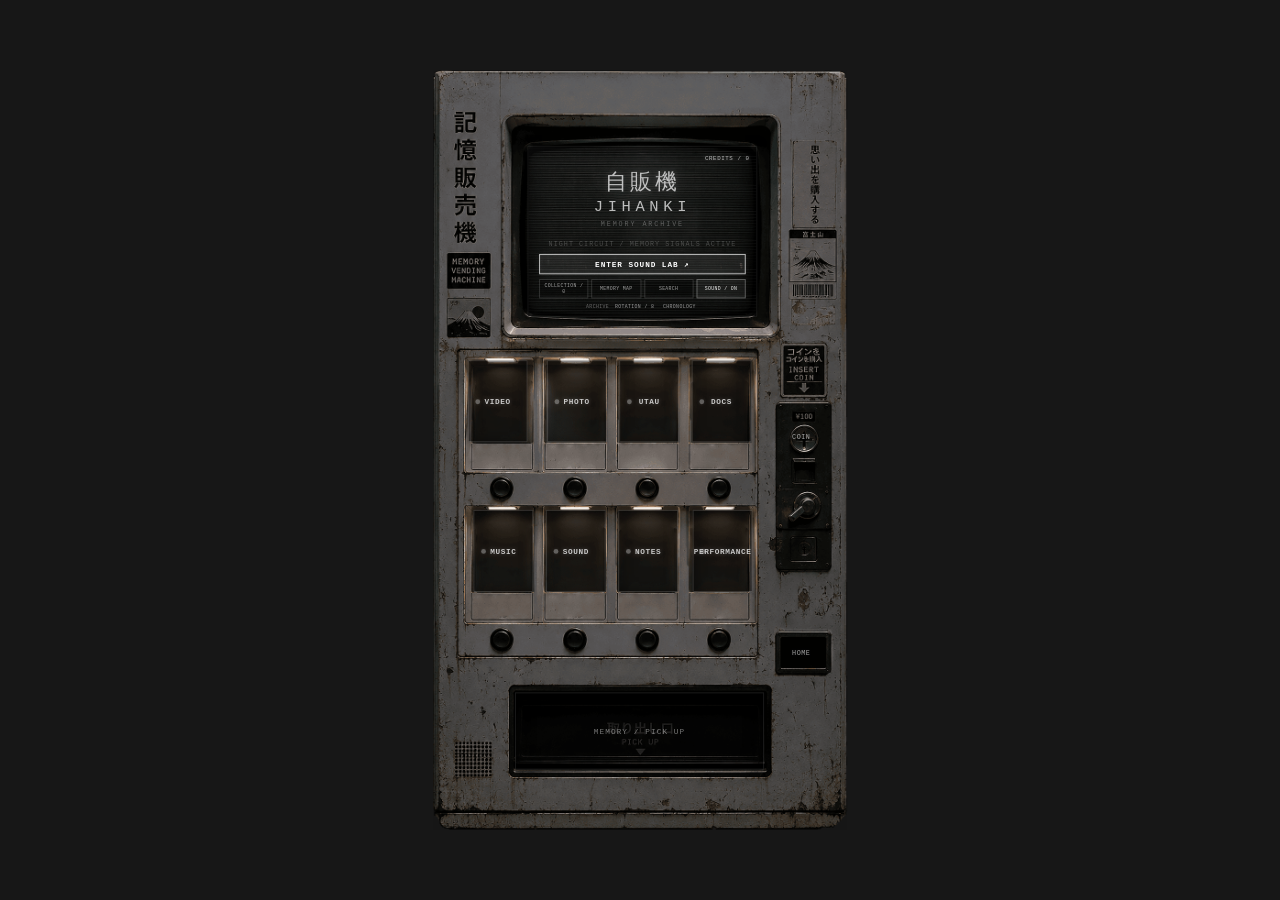
<file: index.html>
<!DOCTYPE html>
<html lang="en">

<head>
    <meta charset="UTF-8">

    <meta name="viewport" content="width=device-width, initial-scale=1.0, viewport-fit=cover">
    <meta name="description"
        content="An interactive archive disguised as a Japanese vending machine, preserving photographs, field recordings, experimental music, videos, texts and memories from Japan.">
    <link rel="canonical" href="https://ilyaminineli.github.io/jihanki-site/">

    <!-- Link previews: Open Graph (Telegram, Discord, Facebook) and X/Twitter. -->
    <meta property="og:type" content="website">
    <meta property="og:site_name" content="JIHANKI">
    <meta property="og:title" content="JIHANKI — Interactive Archive">
    <meta property="og:description"
        content="An interactive archive disguised as a Japanese vending machine, preserving photographs, field recordings, experimental music, videos, texts and memories from Japan.">
    <meta property="og:url" content="https://ilyaminineli.github.io/jihanki-site/">
    <meta property="og:image" content="https://ilyaminineli.github.io/jihanki-site/assets/jihanki_main.png">
    <meta property="og:image:secure_url" content="https://ilyaminineli.github.io/jihanki-site/assets/jihanki_main.png">
    <meta property="og:image:type" content="image/png">
    <meta property="og:image:width" content="429">
    <meta property="og:image:height" content="786">
    <meta property="og:image:alt"
        content="JIHANKI, an interactive memory archive presented as a Japanese vending machine.">

    <meta name="twitter:card" content="summary">
    <meta name="twitter:title" content="JIHANKI — Interactive Archive">
    <meta name="twitter:description"
        content="An interactive archive disguised as a Japanese vending machine, preserving photographs, field recordings, experimental music, videos, texts and memories from Japan.">
    <meta name="twitter:image" content="https://ilyaminineli.github.io/jihanki-site/assets/jihanki_main.png">
    <meta name="twitter:image:alt"
        content="JIHANKI, an interactive memory archive presented as a Japanese vending machine.">

    <script>
        /* Apply the 429 x 932 machine scale before the first mobile paint. */
        (function () {
            try {
                const root = document.documentElement;
                const width = Math.max(1, root.clientWidth || window.innerWidth || 429);
                const height = Math.max(1, window.innerHeight || 932);
                const widthScale = Math.min(width / 429, 1);
                const shortLandscape = width > height && height < 620;
                const scrollable = (width <= 560 || shortLandscape) && (932 * widthScale + 24 > height);
                const scale = scrollable ? widthScale : Math.min(widthScale, height / 932, 1);
                root.style.setProperty("--scale", String(scale));
                root.classList.toggle("machine-scroll", scrollable);
            } catch (_) { /* The controller applies the same sizing after startup. */ }
        })();
    </script>

    <title>自販機 — JIHANKI</title>

    <style>
        /* =========================================================
   JIHANKI
   Master coordinate system: 429 × 932
   This is the Figma/iPhone Pro Max composition.

   IMPORTANT:
   The PNG itself starts at:
       x = 0
       y = 73
       width = 429
       height = 786

   ALL interactive coordinates below remain VIEWPORT
   coordinates, exactly as in Figma.
========================================================= */

        * {
            box-sizing: border-box;
            -webkit-tap-highlight-color: transparent;
        }

        html,
        body {
            width: 100%;
            height: 100%;
            margin: 0;
            padding: 0;
            overflow: hidden;
            background: #171717;
            font-family: "Courier New", monospace;
        }

        button {
            font: inherit;
        }

        #viewport {
            position: fixed;
            left: 50%;
            top: 50%;
            width: 429px;
            height: 932px;

            transform:
                translate(-50%, -50%) scale(var(--scale, 1));

            transform-origin: center center;
        }

        /* =========================================================
   MACHINE IMAGE
========================================================= */

        #jihanki {
            position: absolute;
            left: 0;
            top: 73px;
            width: 429px;
            height: 786px;
            z-index: 1;
        }

        #machine-image {
            display: block;
            width: 429px;
            height: 786px;
            user-select: none;
            pointer-events: none;
        }

        /* =========================================================
   SCREEN
   EXACT FIGMA COORDINATES
========================================================= */

        #screen {
            position: absolute;

            left: 98px;
            top: 151px;
            width: 238px;
            height: 177px;

            overflow: hidden;

            background: rgba(0, 0, 0, .30);

            border: 1px solid rgba(255, 255, 255, .08);

            box-shadow:
                inset 0 0 30px rgba(0, 0, 0, .82),
                0 0 10px rgba(0, 0, 0, .60);

            z-index: 20;
        }

        #screen::before {
            content: "";
            position: absolute;
            inset: 0;
            pointer-events: none;
            z-index: 30;

            background:
                repeating-linear-gradient(0deg,
                    transparent 0px,
                    transparent 2px,
                    rgba(255, 255, 255, .035) 3px);
        }

        #screen::after {
            content: "";
            position: absolute;
            inset: 0;
            pointer-events: none;
            z-index: 31;

            background:
                linear-gradient(110deg,
                    rgba(255, 255, 255, .035),
                    transparent 35%);
        }

        #screen-content {
            position: relative;
            width: 100%;
            height: 100%;
            z-index: 20;
            overflow: hidden;
            color: rgba(220, 220, 220, .84);
        }

        /* =========================================================
   START SCREEN
========================================================= */

        .boot {
            position: absolute;
            inset: 0;

            display: flex;
            flex-direction: column;
            justify-content: center;
            align-items: center;

            text-align: center;

            animation: boot-flicker 5s infinite;
        }

        .boot-japanese {
            font-family:
                "Yu Mincho",
                "Hiragino Mincho ProN",
                serif;

            font-size: 27px;
            letter-spacing: .28em;
            margin-left: .28em;

            text-shadow: 0 0 7px rgba(220, 220, 220, .18);
        }

        .boot-title {
            margin-top: 4px;
            font-size: 16px;
            letter-spacing: .30em;
            margin-left: .30em;
        }

        .boot-subtitle {
            margin-top: 5px;
            font-size: 7px;
            letter-spacing: .28em;
            margin-left: .28em;
            opacity: .42;
        }

        .boot-loading {
            margin-top: 25px;
            font-size: 7px;
            letter-spacing: .15em;
            opacity: .3;
            animation: loading-blink 1.6s infinite;
        }

        @keyframes boot-flicker {

            0%,
            90%,
            100% {
                opacity: 1;
            }

            91% {
                opacity: .72;
            }

            92% {
                opacity: 1;
            }

            95% {
                opacity: .88;
            }
        }

        @keyframes loading-blink {

            0%,
            40% {
                opacity: .12;
            }

            50% {
                opacity: .55;
            }

            60%,
            100% {
                opacity: .25;
            }
        }

        /* =========================================================
   PRODUCTS
   EXACT FIGMA COORDINATES
========================================================= */

        #products {
            position: absolute;
            inset: 0;
            width: 429px;
            height: 932px;
            z-index: 50;
            pointer-events: none;
        }

        .product {
            position: absolute;

            width: 62px;
            height: 85px;

            padding: 0;

            border: 1px solid rgba(255, 255, 255, .13);

            /* More visible than the previous version, but still
       transparent enough for the physical machine to show. */
            background: rgba(3, 3, 3, .34);

            color: rgba(235, 235, 235, .82);

            font-family: "Courier New", monospace;
            font-size: 8px;
            font-weight: 600;
            letter-spacing: .08em;

            cursor: pointer;
            pointer-events: auto;

            text-shadow: 0 0 5px rgba(255, 255, 255, .25);

            box-shadow:
                inset 0 0 13px rgba(0, 0, 0, .45),
                0 2px 5px rgba(0, 0, 0, .20);

            transition:
                background .15s ease,
                color .15s ease,
                box-shadow .15s ease,
                transform .08s ease;
        }

        .product::before {
            content: "";

            position: absolute;
            left: 7px;
            top: 50%;

            width: 5px;
            height: 5px;

            transform: translateY(-50%);

            border-radius: 50%;

            background: rgba(220, 220, 220, .38);

            box-shadow: 0 0 4px rgba(255, 255, 255, .12);
        }

        .product-label {
            position: absolute;
            left: 50%;
            top: 50%;

            transform: translate(-50%, -50%);

            white-space: nowrap;
        }

        .product:hover,
        .product:focus-visible,
        .product:active {
            background: rgba(0, 0, 0, .55);
            color: #fff;

            box-shadow:
                inset 0 0 13px rgba(0, 0, 0, .55),
                0 0 8px rgba(255, 255, 255, .10);
        }

        .product:hover::before,
        .product:focus-visible::before {
            background: rgba(255, 255, 255, .9);
            box-shadow: 0 0 7px rgba(255, 255, 255, .7);
        }

        .product:active {
            transform: scale(.95);
        }

        /* ROW 1 */
        #video {
            left: 36px;
            top: 373px;
        }

        #photo {
            left: 118px;
            top: 373px;
        }

        #note {
            left: 193px;
            top: 373px;
        }

        #yokai {
            left: 268px;
            top: 373px;
        }

        /* ROW 2 — your new Figma coordinates */
        #music {
            left: 42px;
            top: 528px;
        }

        #sound {
            left: 117px;
            top: 528px;
        }

        #text {
            left: 192px;
            top: 528px;
        }

        #other {
            left: 269px;
            top: 528px;
        }

        /* =========================================================
   SIDE CONTROLS
   EXACT FIGMA COORDINATES
========================================================= */

        #controls {
            position: absolute;
            inset: 0;
            width: 429px;
            height: 932px;
            z-index: 60;
            pointer-events: none;
        }

        .machine-control {
            position: absolute;

            padding: 0;

            border: 1px solid rgba(255, 255, 255, .12);

            background: rgba(3, 3, 3, .34);

            color: rgba(235, 235, 235, .75);

            font-family: "Courier New", monospace;
            font-size: 7px;
            letter-spacing: .08em;

            cursor: pointer;
            pointer-events: auto;

            text-shadow: 0 0 5px rgba(255, 255, 255, .18);

            transition:
                background .15s,
                color .15s,
                transform .08s;
        }

        .machine-control:hover,
        .machine-control:focus-visible {
            background: rgba(0, 0, 0, .52);
            color: #fff;
        }

        .machine-control:active {
            transform: scale(.94);
        }

        /* Coin */
        #coin-button {
            left: 357px;
            top: 434px;
            width: 49px;
            height: 38px;
        }

        /* Home */
        #home-button {
            left: 357px;
            top: 657px;
            width: 49px;
            height: 38px;
        }

        /* =========================================================
   MEMORY / PICK-UP
   EXACT FIGMA COORDINATES
========================================================= */

        #memory-button {
            position: absolute;

            left: 85px;
            top: 717px;

            width: 258px;
            height: 80px;

            z-index: 60;

            border: 1px solid rgba(255, 255, 255, .10);

            background: rgba(0, 0, 0, .58);

            color: rgba(220, 220, 220, .52);

            font-family: "Courier New", monospace;
            font-size: 8px;
            letter-spacing: .14em;

            cursor: pointer;

            box-shadow: inset 0 0 18px rgba(0, 0, 0, .75);

            transition:
                color .2s,
                background .2s;
        }

        #memory-button:hover,
        #memory-button:focus-visible {
            background: rgba(0, 0, 0, .72);
            color: rgba(255, 255, 255, .82);
        }

        #memory-button:active {
            transform: scale(.98);
        }

        /* =========================================================
   ARCHIVE INSIDE CRT
========================================================= */

        .archive {
            width: 100%;
            height: 100%;
            padding: 12px;
            overflow-y: auto;
            scrollbar-width: none;
        }

        .archive::-webkit-scrollbar {
            display: none;
        }

        .archive-header {
            display: flex;
            justify-content: space-between;

            margin-bottom: 10px;
            padding-bottom: 5px;

            border-bottom: 1px solid rgba(255, 255, 255, .10);
        }

        .archive-title {
            font-size: 9px;
            letter-spacing: .15em;
        }

        .archive-status {
            font-size: 7px;
            opacity: .40;
        }

        .archive-item {
            display: block;
            width: 100%;

            margin-bottom: 5px;
            padding: 7px;

            border: 1px solid rgba(255, 255, 255, .08);

            background: rgba(0, 0, 0, .30);

            color: rgba(220, 220, 220, .72);

            font-family: "Courier New", monospace;
            font-size: 8px;

            text-align: left;

            cursor: pointer;
        }

        .archive-item:hover {
            background: rgba(255, 255, 255, .06);
            color: #fff;
        }

        .archive-item small {
            display: block;
            margin-top: 3px;
            opacity: .40;
            font-size: 6px;
        }

        /* =========================================================
   ARTIFACT / MEMORY VIEW
========================================================= */

        #artifact {
            position: fixed;
            inset: 0;
            z-index: 1000;
            display: none;
            justify-content: center;
            align-items: center;
            box-sizing: border-box;
            padding: max(10px, env(safe-area-inset-top)) max(10px, env(safe-area-inset-right)) max(10px, env(safe-area-inset-bottom)) max(10px, env(safe-area-inset-left));
            overflow: hidden;
            overscroll-behavior: contain;
            background: rgba(0, 0, 0, .97);
        }

        #artifact.open {
            display: flex;
        }

        .artifact-window {
            position: relative;

            box-sizing: border-box;
            width: min(720px, calc(100vw - 24px));
            max-width: 100%;
            min-width: 0;
            min-height: 0;
            max-height: calc(100vh - 24px);
            max-height: calc(100dvh - 24px);
            overflow-x: hidden;
            overflow-y: auto;
            overscroll-behavior: contain;
            scrollbar-gutter: stable;
            padding: clamp(14px, 2.5vw, 22px);

            background: #090909;
            color: #ddd;

            border: 1px solid rgba(255, 255, 255, .14);

            box-shadow:
                0 0 40px rgba(0, 0, 0, .9),
                inset 0 0 30px rgba(255, 255, 255, .025);
        }

        #artifact-close {
            position: sticky;
            top: 0;
            float: right;

            width: 30px;
            height: 30px;

            border: 1px solid rgba(255, 255, 255, .15);

            background: #111;
            color: #aaa;

            cursor: pointer;
        }

        #artifact-content {
            clear: both;
            width: 100%;
            min-width: 0;
            max-width: 100%;
            box-sizing: border-box;
            padding-top: 12px;
        }

        .artifact-title {
            margin: 0 0 8px;
            font-size: 18px;
            letter-spacing: .12em;
        }

        .artifact-meta {
            margin-bottom: 18px;
            color: #777;
            font-size: 11px;
        }

        .artifact-text {
            white-space: pre-wrap;
            line-height: 1.65;
            font-size: 13px;
        }

        .artifact-media {
            display: block;
            max-width: 100%;
            max-height: 65vh;
            margin: 0 auto;
        }

        .artifact-audio {
            width: 100%;
        }

        .artifact-video {
            display: block;
            width: 100%;
            max-height: 70vh;
            background: #000;
        }

        /* =========================================================
   SMALLER PHONES
   The canvas itself is still 429×932.
   Only the scale changes.
========================================================= */

        @media (max-height: 700px) {
            .artifact-window {
                max-height: 84vh;
            }
        }

        @media (max-width: 380px) {
            #screen {
                /* no geometry change — viewport scaling handles it */
            }
        }

        .archive-external-link {
            color: #ddd;
            text-decoration: underline;
            letter-spacing: .08em;
            font-size: 11px
        }

        .voicebank-artifact {
            max-width: 620px;
            margin: auto
        }

        .voicebank-artifact .artifact-media {
            max-height: 42vh
        }

        .voicebank-subtitle,
        .voicebank-context {
            color: #999;
            font-size: 11px;
            letter-spacing: .08em
        }
    </style>
    <link rel="stylesheet" href="css/archive-system.css">
    <link rel="stylesheet" href="css/jihanki-analog.css">
</head>

<body>

    <div id="viewport">

        <!-- Physical machine -->
        <div id="jihanki">
            <img id="machine-image" src="assets/jihanki_main.png" alt="JIHANKI memory vending machine" draggable="false">
        </div>

        <!-- CRT -->
        <div id="screen">
            <div id="screen-content">
                <div class="boot">
                    <div class="boot-japanese">自販機</div>
                    <div class="boot-title">JIHANKI</div>
                    <div class="boot-subtitle">MEMORY ARCHIVE</div>
                    <div class="boot-loading">SELECT A MEMORY</div>
                </div>
            </div>
            <div id="credit-display" class="credit-display" role="status" aria-live="polite" aria-atomic="true">CREDITS
                / 0</div>
        </div>

        <!-- Eight archive slots -->
        <div id="products">

            <button class="product" id="video" data-category="video">
                <span class="product-label">VIDEO</span>
            </button>

            <button class="product" id="photo" data-category="photo">
                <span class="product-label">PHOTO</span>
            </button>

            <button class="product" id="note" data-category="utau">
                <span class="product-label">UTAU</span>
            </button>

            <button class="product" id="yokai" data-category="text">
                <span class="product-label">DOCS</span>
            </button>

            <button class="product" id="music" data-category="music">
                <span class="product-label">MUSIC</span>
            </button>

            <button class="product" id="sound" data-category="sound">
                <span class="product-label">SOUND</span>
            </button>

            <button class="product" id="text" data-category="text-index">
                <span class="product-label">NOTES</span>
            </button>

            <button class="product" id="other" data-category="performance">
                <span class="product-label">PERFORMANCE</span>
            </button>

        </div>

        <!-- Coin / Home -->
        <div id="controls">

            <button id="coin-button" class="machine-control" type="button" aria-label="Insert coin">
                COIN
            </button>

            <button id="home-button" class="machine-control" type="button" aria-label="Home">
                HOME
            </button>

        </div>

        <!-- Pick-up slot -->
        <button id="memory-button" type="button">
            MEMORY / PICK UP
        </button>

    </div>

    <div id="machine-announcer" class="sr-only" role="status" aria-live="polite" aria-atomic="true"></div>

    <!-- Large artifact viewer -->
    <div id="artifact" role="dialog" aria-modal="true" aria-label="JIHANKI archive memory" aria-hidden="true"
        tabindex="-1">
        <div class="artifact-window">

            <button id="artifact-close" type="button" aria-label="Close">
                ×
            </button>

            <div id="artifact-content"></div>

        </div>
    </div>

    <script src="data/archive.js"></script>
    <script src="js/categories.js"></script>
    <script src="js/events.js"></script>
    <script src="js/inventory.js"></script>
    <script src="js/relationships.js"></script>
    <script src="js/geography.js"></script>
    <script src="js/rotation.js"></script>
    <script src="js/temporal.js"></script>
    <script src="js/receipts.js"></script>
    <script src="js/collection.js"></script>
    <script src="js/museum.js"></script>
    <script src="js/audio.js"></script>
    <script src="js/markdown.js"></script>
    <script src="js/maintenance.js"></script>
    <script src="js/anomalies.js"></script>
    <script src="js/video.js"></script>
    <script src="js/personality.js"></script>
    <script src="js/discovery.js"></script>
    <script src="js/map.js"></script>
    <script src="js/field-impressions.js"></script>
    <script src="js/memory-traces.js"></script>
    <script src="js/quiet-signals.js"></script>
    <script src="js/soundscape.js"></script>
    <script src="js/listening-room.js"></script>
    <script src="js/interaction-model.js"></script>
    <script src="js/machine.js"></script>
    <script>
        if ("serviceWorker" in navigator && (location.protocol === "https:" || location.hostname === "localhost")) {
            window.addEventListener("load", () => navigator.serviceWorker.register("./sw.js").catch(() => {
                const status = document.getElementById("machine-announcer");
                if (status) status.textContent = "OFFLINE CACHE UNAVAILABLE";
            }));
        }
    </script>

</body>

</html>
</file>
<file: css/archive-system.css>
/* Supplemental CRT, receipt and service-terminal styling. */
#screen-content .archive {
  height: 100%;
  max-height: 100%;
  overflow-y: auto;
  overflow-x: hidden;
  -webkit-overflow-scrolling: touch;
  overscroll-behavior: contain;
  scrollbar-width: thin;
  scrollbar-color: rgba(255, 255, 255, .38) rgba(255, 255, 255, .04);
  padding-right: 7px
}

#screen-content .archive::-webkit-scrollbar {
  width: 5px;
  display: block
}

#screen-content .archive::-webkit-scrollbar-track {
  background: rgba(255, 255, 255, .035)
}

#screen-content .archive::-webkit-scrollbar-thumb {
  background: rgba(255, 255, 255, .34)
}

#screen-content .archive-group {
  margin: 10px 0 4px;
  padding: 5px 0 4px;
  border-bottom: 1px solid rgba(255, 255, 255, .13);
  font-size: 7px;
  line-height: 1.35;
  letter-spacing: .17em;
  color: rgba(255, 255, 255, .54);
  text-transform: uppercase
}

#screen-content .archive-item {
  padding: 7px 5px;
  touch-action: manipulation
}

#screen-content .archive-description {
  margin: 4px 0 0;
  color: rgba(255, 255, 255, .43);
  font-size: 7px;
  line-height: 1.45
}

.archive-stock {
  display: inline-block;
  margin-left: 6px;
  padding: 1px 3px;
  border: 1px solid rgba(255, 255, 255, .15);
  font-size: 6px;
  letter-spacing: .08em;
  opacity: .72
}

.archive-stock.status-restocking,
.archive-stock.status-sold-out {
  border-style: dashed;
  color: #aaa
}

.archive-stock.status-new {
  color: #fff;
  border-color: rgba(255, 255, 255, .5)
}

#artifact-body,
#artifact-content {
  min-height: 0
}

.markdown-rendered {
  overflow-wrap: anywhere
}

.markdown-rendered p {
  margin: 0 0 14px;
  line-height: 1.65
}

.markdown-rendered h1,
.markdown-rendered h2,
.markdown-rendered h3 {
  margin: 18px 0 9px;
  line-height: 1.25
}

.markdown-rendered ul,
.markdown-rendered ol {
  padding-left: 22px;
  margin: 0 0 14px
}

.markdown-rendered li {
  margin: 4px 0
}

.markdown-rendered hr {
  border: 0;
  border-top: 1px solid rgba(255, 255, 255, .12);
  margin: 18px 0
}

.markdown-image {
  display: block;
  max-width: 100%;
  max-height: 300px;
  object-fit: contain;
  margin: 0 0 16px
}

.markdown-audio {
  margin: 18px 0;
  padding: 10px 12px;
  border: 1px solid rgba(255, 255, 255, .09);
  background: rgba(255, 255, 255, .025)
}

.markdown-audio-label {
  font-size: 10px;
  letter-spacing: .1em;
  color: #aaa;
  margin-bottom: 7px
}

.markdown-audio audio {
  width: 100%
}

.markdown-link,
.archive-external-link {
  color: inherit;
  text-decoration: underline
}

#artifact-body audio.artifact-audio,
#artifact-body video.artifact-video,
#artifact-body .markdown-audio audio {
  display: block;
  width: 100%;
  max-width: 620px;
  margin: 18px auto;
  padding: 7px;
  border: 1px solid rgba(255, 255, 255, .13);
  border-radius: 0;
  background: #050505;
  filter: grayscale(1) contrast(.92);
  box-shadow: inset 0 0 18px rgba(255, 255, 255, .025), 0 0 16px rgba(0, 0, 0, .65)
}

#artifact-body audio.artifact-audio {
  height: 46px
}

#artifact-body video.artifact-video {
  max-height: 65vh;
  object-fit: contain
}

#artifact-body .artifact-media {
  display: block;
  max-width: 100%;
  max-height: 65vh;
  margin: 16px auto;
  border: 1px solid rgba(255, 255, 255, .12);
  filter: grayscale(.2) contrast(.95)
}

#artifact-body .artifact-caption {
  max-width: 620px;
  margin: 9px auto 0;
  color: rgba(255, 255, 255, .48);
  font-size: 10px;
  line-height: 1.55
}

.artifact-actions {
  display: flex;
  flex-wrap: wrap;
  gap: 8px;
  margin: 18px 0 8px
}

.artifact-actions button,
.receipt-actions button,
.service-button,
.service-footer button {
  border: 1px solid rgba(255, 255, 255, .18);
  background: #111;
  color: #ccc;
  padding: 7px 9px;
  font: 9px "Courier New", monospace;
  letter-spacing: .08em;
  cursor: pointer
}

.artifact-actions button:hover,
.receipt-actions button:hover,
.service-button:hover {
  background: #222;
  color: white
}

.artifact-unavailable {
  margin: 12px 0;
  padding: 10px;
  border: 1px dashed rgba(255, 255, 255, .24);
  color: #aaa;
  font-size: 10px;
  line-height: 1.5
}

.artifact-relations,
.artifact-locations {
  margin: 18px 0;
  padding-top: 10px;
  border-top: 1px solid rgba(255, 255, 255, .1)
}

.artifact-section-label {
  display: block;
  margin-bottom: 7px;
  color: #777;
  font-size: 9px;
  letter-spacing: .14em
}

.relation-link,
.location-link {
  display: inline-block;
  margin: 3px 4px 3px 0;
  padding: 5px 7px;
  border: 1px solid rgba(255, 255, 255, .14);
  background: #0b0b0b;
  color: #ccc;
  font: 9px "Courier New", monospace;
  cursor: pointer
}

.relation-link:hover,
.location-link:hover {
  color: #fff;
  border-color: #777
}

.receipt-ticket {
  max-width: 330px;
  margin: 0 auto 20px;
  padding: 16px 18px;
  background: #e9e7df;
  color: #181818;
  font: 10px/1.5 "Courier New", monospace;
  box-shadow: 0 7px 22px rgba(0, 0, 0, .45);
  position: relative
}

.receipt-ticket:after {
  content: "";
  position: absolute;
  left: 0;
  right: 0;
  bottom: -5px;
  height: 7px;
  background: linear-gradient(135deg, #e9e7df 50%, transparent 50%) 0 0/10px 10px repeat-x
}

.receipt-top {
  text-align: center;
  font-size: 17px;
  font-weight: bold;
  letter-spacing: .12em
}

.receipt-top span {
  display: block;
  font-size: 11px
}

.receipt-rule {
  border-top: 1px dashed #777;
  margin: 10px 0
}

.receipt-heading {
  text-align: center;
  font-weight: bold;
  letter-spacing: .13em;
  margin-bottom: 12px
}

.receipt-row {
  display: flex;
  flex-direction: column;
  margin: 7px 0;
  overflow-wrap: anywhere
}

.receipt-row span,
.receipt-code-label {
  font-size: 8px;
  color: #666;
  letter-spacing: .1em
}

.receipt-row strong {
  font-weight: bold
}

.receipt-code {
  text-align: center;
  font-size: 17px;
  letter-spacing: .08em;
  font-weight: bold;
  margin: 6px 0 10px;
  overflow-wrap: anywhere
}

.receipt-statement {
  text-align: center;
  font-weight: bold;
  letter-spacing: .08em
}

.receipt-actions {
  display: flex;
  justify-content: center;
  gap: 8px;
  margin-top: 12px
}

.receipt-actions button {
  border-color: #777;
  background: transparent;
  color: #222;
  padding: 5px 8px
}

.service-terminal {
  height: 100%;
  display: flex;
  flex-direction: column;
  font: 7px/1.35 "Courier New", monospace;
  color: rgba(230, 230, 230, .82)
}

.service-head,
.service-footer {
  display: flex;
  justify-content: space-between;
  align-items: center;
  padding: 4px 0;
  border-bottom: 1px solid rgba(255, 255, 255, .14);
  letter-spacing: .08em
}

.service-footer {
  border-top: 1px solid rgba(255, 255, 255, .14);
  border-bottom: 0;
  margin-top: auto
}

.service-indicator {
  color: #aaa
}

.service-nav {
  display: flex;
  flex-wrap: wrap;
  gap: 3px;
  padding: 5px 0
}

.service-button {
  padding: 4px 5px;
  font-size: 6px
}

.service-current {
  padding: 4px 0;
  border-bottom: 1px solid rgba(255, 255, 255, .12);
  letter-spacing: .15em;
  color: #fff
}

.service-body {
  flex: 1;
  min-height: 0;
  overflow: auto;
  padding: 5px 0
}

.service-record {
  display: block;
  width: 100%;
  padding: 5px 4px;
  border-bottom: 1px solid rgba(255, 255, 255, .08);
  text-align: left;
  color: #ccc;
  font: 7px/1.35 "Courier New", monospace
}

.service-record small {
  display: block;
  margin-top: 2px;
  color: #777;
  font-size: 6px;
  overflow-wrap: anywhere
}

.service-record-button {
  background: transparent;
  border-left: 0;
  border-right: 0;
  border-top: 0;
  cursor: pointer
}

.service-note {
  padding: 8px 4px;
  color: #777;
  line-height: 1.5
}

.service-line {
  display: flex;
  justify-content: space-between;
  padding: 3px 4px;
  border-bottom: 1px solid rgba(255, 255, 255, .08)
}

.service-subhead {
  margin: 8px 0 4px;
  color: #aaa;
  letter-spacing: .1em
}

.service-grid {
  display: grid;
  grid-template-columns: 1fr 1fr;
  gap: 4px
}

.service-grid>div {
  padding: 5px;
  border: 1px solid rgba(255, 255, 255, .1);
  font-size: 6px
}

.service-grid strong {
  display: block;
  margin-top: 3px;
  font-size: 12px
}

.service-footer button {
  padding: 3px 6px;
  font-size: 6px
}

.video-artifact {
  width: 100%;
  max-width: 900px;
  margin: auto
}

.video-artifact-meta {
  margin: 0 0 8px;
  color: rgba(255, 255, 255, .35);
  font-size: 8px;
  letter-spacing: .11em;
  text-transform: uppercase
}

.video-artifact-description {
  margin: 0 0 16px;
  padding: 13px 14px;
  border-left: 2px solid rgba(255, 255, 255, .38);
  background: rgba(255, 255, 255, .025);
  color: rgba(255, 255, 255, .68);
  font: 11px/1.65 "Courier New", monospace;
  max-height: 34vh;
  overflow: auto
}

.video-artifact-description-label {
  display: block;
  margin-bottom: 7px;
  color: rgba(255, 255, 255, .32);
  font-size: 8px;
  letter-spacing: .16em;
  text-transform: uppercase
}

.video-artifact-voices {
  margin: -7px 0 13px;
  color: rgba(255, 255, 255, .42);
  font-size: 8px;
  letter-spacing: .12em;
  text-transform: uppercase
}

.video-artifact-frame {
  display: block;
  width: 100%;
  max-height: 68vh;
  background: #000;
  border: 1px solid rgba(255, 255, 255, .13);
  object-fit: contain
}

@media(max-width:560px) {
  .video-artifact-description {
    font-size: 10px;
    max-height: 36vh
  }

  .video-artifact-frame {
    max-height: 58vh
  }

  .receipt-ticket {
    max-width: 280px
  }
}

@media(prefers-reduced-motion:reduce) {

  *,
  *::before,
  *::after {
    scroll-behavior: auto !important;
    animation-duration: .01ms !important;
    animation-iteration-count: 1 !important;
    transition-duration: .01ms !important
  }
}

.project-cover {
  display: block;
  width: min(100%, 430px);
  max-height: 48vh;
  object-fit: contain;
  margin: 8px auto 18px;
  border: 1px solid rgba(255, 255, 255, .13)
}

/* M28 — daily rotating fragments and non-destructive residue */
.home-actions {
  display: flex;
  justify-content: center;
  gap: 4px;
  margin-top: 8px
}

.home-actions button,
.home-audio {
  padding: 3px 5px;
  border: 1px solid rgba(255, 255, 255, .16);
  background: rgba(0, 0, 0, .34);
  color: rgba(235, 235, 235, .65);
  font: 6px "Courier New", monospace;
  letter-spacing: .07em;
  cursor: pointer
}

.home-actions button:hover,
.home-audio:hover {
  color: #fff;
  background: rgba(255, 255, 255, .08)
}

.home-audio {
  margin-top: 4px;
  font-size: 5px;
  opacity: .7
}

.rotation-residue {
  opacity: .58;
  border-style: dashed !important
}

.rotation-residue .archive-description {
  opacity: .72
}

.rotation-note {
  margin: 8px 3px 3px;
  padding: 6px 5px;
  border-top: 1px dashed rgba(255, 255, 255, .12);
  color: rgba(255, 255, 255, .35);
  font-size: 6px;
  line-height: 1.45;
  letter-spacing: .06em
}

/* M33 — anonymous visitor collection */
.collection-summary {
  margin: -3px 0 7px;
  color: rgba(255, 255, 255, .4);
  font-size: 6px;
  letter-spacing: .08em;
  line-height: 1.45
}

.collection-item {
  position: relative;
  padding-right: 34px
}

.collection-count {
  position: absolute;
  right: 7px;
  top: 7px;
  color: rgba(255, 255, 255, .48);
  font-size: 7px
}

.collection-empty {
  color: rgba(255, 255, 255, .45);
  text-align: center;
  padding: 14px 5px
}

.collection-actions {
  display: flex;
  justify-content: flex-end;
  gap: 4px;
  padding: 7px 0 3px;
  border-top: 1px solid rgba(255, 255, 255, .1);
  margin-top: 7px
}

.collection-actions button {
  padding: 4px 6px;
  border: 1px solid rgba(255, 255, 255, .16);
  background: #101010;
  color: #aaa;
  font: 6px "Courier New", monospace;
  letter-spacing: .07em;
  cursor: pointer
}

.collection-actions button:hover {
  color: #fff;
  background: #222
}

.service-terminal .collection-actions {
  justify-content: flex-start
}

@media(prefers-reduced-motion:reduce) {

  .boot,
  .boot-loading {
    animation: none !important
  }
}

/* M35 / M38 — persistent credits, status announcements and accessible focus. */
.credit-display {
  position: absolute;
  top: 5px;
  right: 7px;
  z-index: 40;
  color: rgba(255, 255, 255, .56);
  font: 6px "Courier New", monospace;
  letter-spacing: .1em;
  pointer-events: none;
  text-shadow: 0 0 5px rgba(255, 255, 255, .3)
}

.artifact-credit-status {
  display: block;
  align-self: center;
  margin-right: auto;
  color: #888;
  font: 9px "Courier New", monospace;
  letter-spacing: .08em
}

.artifact-feedback {
  min-height: 1.4em;
  margin: 12px 0 3px;
  color: #bbb;
  font: 10px/1.5 "Courier New", monospace;
  letter-spacing: .04em
}

.artifact-actions {
  align-items: center
}

.sr-only {
  position: absolute !important;
  width: 1px !important;
  height: 1px !important;
  padding: 0 !important;
  margin: -1px !important;
  overflow: hidden !important;
  clip: rect(0, 0, 0, 0) !important;
  white-space: nowrap !important;
  border: 0 !important
}

button:focus-visible,
a:focus-visible,
input:focus-visible,
select:focus-visible,
textarea:focus-visible,
audio[controls]:focus-visible,
video[controls]:focus-visible,
[contenteditable="true"]:focus-visible {
  outline: 2px solid #ddd !important;
  outline-offset: 3px !important
}

/* M43–M48 — discovery, map, personality, collectibles and installation panels */
.home-actions {
  flex-wrap: wrap;
  max-width: 220px;
  margin-left: auto;
  margin-right: auto;
}

.home-actions button {
  min-width: 54px;
}

.boot-loading {
  max-width: 210px;
  line-height: 1.45;
  margin-top: 13px;
}

.exploration-panel {
  color: #ddd;
  font-family: "Courier New", monospace;
}

.exploration-heading {
  margin: 0 0 18px;
  border-bottom: 1px solid rgba(255, 255, 255, .14);
  padding-bottom: 10px;
}

.exploration-heading>span,
.map-eyebrow {
  display: block;
  color: #777;
  font-size: 9px;
  letter-spacing: .16em;
}

.exploration-heading h1 {
  margin: 6px 0 0;
  font-size: 17px;
  letter-spacing: .12em;
  font-weight: 400;
}

.exploration-empty,
.exploration-footnote {
  color: #777;
  font-size: 11px;
  line-height: 1.6;
  padding: 12px 2px;
}

.exploration-return {
  margin-bottom: 12px;
}

.exploration-return button,
.map-mode-switch button,
.installation-actions button {
  border: 1px solid rgba(255, 255, 255, .18);
  background: #111;
  color: #bbb;
  padding: 7px 10px;
  font: 10px "Courier New", monospace;
  letter-spacing: .08em;
  cursor: pointer;
}

.archive-search-label {
  display: block;
  margin-bottom: 7px;
  color: #888;
  font-size: 10px;
  letter-spacing: .1em;
}

#archive-search-input {
  width: 100%;
  border: 1px solid rgba(255, 255, 255, .2);
  background: #111;
  color: #eee;
  padding: 11px;
  font: 13px "Courier New", monospace;
  outline-offset: 3px;
}

.archive-search-results {
  margin-top: 12px;
  display: grid;
  gap: 5px;
}

.search-result {
  display: grid;
  grid-template-columns: 30px 1fr;
  gap: 2px 8px;
  text-align: left;
  padding: 10px;
  color: #ddd;
  background: #101010;
  border: 1px solid rgba(255, 255, 255, .1);
  cursor: pointer;
  font: 12px "Courier New", monospace;
}

.search-result>span {
  grid-row: span 2;
  color: #777;
}

.search-result small {
  color: #777;
  font-size: 9px;
}

.archaeology-root {
  padding: 14px;
  border: 1px solid rgba(255, 255, 255, .22);
  background: rgba(255, 255, 255, .035);
  display: grid;
  gap: 7px;
}

.archaeology-root>span,
.archaeology-branch-label,
.archaeology-places>span {
  color: #777;
  font-size: 9px;
  letter-spacing: .14em;
}

.archaeology-root strong {
  font-size: 16px;
  font-weight: 400;
}

.archaeology-root small {
  color: #777;
  font-size: 10px;
}

.archaeology-branch-label {
  margin: 19px 0 7px;
}

.archaeology-node {
  width: 100%;
  display: grid;
  grid-template-columns: 30px 1fr 18px;
  align-items: center;
  text-align: left;
  gap: 8px;
  padding: 10px 8px;
  margin: 0 0 5px;
  background: #0e0e0e;
  border: 1px solid rgba(255, 255, 255, .1);
  color: #ddd;
  cursor: pointer;
}

.archaeology-index,
.archaeology-arrow {
  color: #777;
  font-size: 10px;
}

.archaeology-node-copy {
  display: grid;
  gap: 5px;
}

.archaeology-node-copy strong {
  font: 12px/1.4 "Courier New", monospace;
}

.archaeology-node-copy small {
  color: #777;
  font-size: 9px;
  letter-spacing: .08em;
}

.archaeology-places {
  margin-top: 18px;
  padding-top: 12px;
  border-top: 1px solid rgba(255, 255, 255, .1);
}

.archaeology-places button,
.map-place-list button {
  margin: 7px 5px 0 0;
  padding: 6px 8px;
  border: 1px solid rgba(255, 255, 255, .12);
  background: #111;
  color: #bbb;
  cursor: pointer;
  font: 10px "Courier New", monospace;
}

.memory-map-panel {
  width: 100%;
}

.map-toolbar {
  display: flex;
  justify-content: space-between;
  align-items: flex-end;
  gap: 12px;
  margin-bottom: 12px;
}

.map-toolbar>div:first-child {
  display: grid;
  gap: 6px;
}

.map-toolbar strong {
  font-size: 15px;
  letter-spacing: .1em;
  font-weight: 400;
}

.map-mode-switch {
  display: flex;
  gap: 4px;
}

.map-mode-switch button {
  padding: 6px 8px;
  font-size: 9px;
}

.map-mode-switch button[aria-pressed="true"] {
  border-color: rgba(255, 255, 255, .58);
  color: #fff;
}

.map-canvas {
  position: relative;
  min-height: 340px;
  border: 1px solid rgba(255, 255, 255, .14);
  overflow: hidden;
  background: radial-gradient(ellipse at 46% 55%, rgba(140, 140, 140, .13), transparent 52%),
    repeating-linear-gradient(0deg, transparent 0 23px, rgba(255, 255, 255, .035) 24px),
    repeating-linear-gradient(90deg, transparent 0 23px, rgba(255, 255, 255, .035) 24px), #080808;
}

.map-canvas:before {
  content: "";
  position: absolute;
  left: 28%;
  top: 18%;
  width: 43%;
  height: 68%;
  border-radius: 47% 53% 58% 42%;
  border: 1px dashed rgba(255, 255, 255, .1);
  transform: rotate(-18deg);
}

.map-region-label {
  position: absolute;
  color: rgba(255, 255, 255, .2);
  font-size: 8px;
  letter-spacing: .18em;
}

.map-label-west {
  left: 8px;
  bottom: 8px;
}

.map-label-east {
  right: 8px;
  top: 8px;
}

.map-connections {
  position: absolute;
  inset: 0;
  width: 100%;
  height: 100%;
  pointer-events: none;
}

.map-connections line {
  stroke: rgba(215, 215, 215, .22);
  stroke-width: .38;
  stroke-dasharray: 1.4 1.5;
}

.map-memory-mode .map-connections line {
  stroke: rgba(240, 240, 240, .62);
  stroke-width: .65;
  stroke-dasharray: 2 1;
}

.map-pin {
  position: absolute;
  z-index: 2;
  transform: translate(-50%, -50%);
  display: grid;
  justify-items: center;
  gap: 3px;
  min-width: 75px;
  padding: 4px 5px;
  border: 0;
  background: rgba(0, 0, 0, .74);
  color: #ddd;
  cursor: pointer;
  text-align: center;
  font: 9px "Courier New", monospace;
}

.map-pin-dot {
  width: 7px;
  height: 7px;
  border: 1px solid #ddd;
  border-radius: 50%;
  box-shadow: 0 0 8px rgba(255, 255, 255, .28);
}

.map-pin strong {
  font-size: 9px;
  font-weight: 400;
  line-height: 1.2;
}

.map-pin small {
  color: #777;
  font-size: 7px;
}

.map-disclaimer {
  color: #777;
  font-size: 9px;
  line-height: 1.5;
  letter-spacing: .06em;
}

.map-place-list {
  display: flex;
  flex-wrap: wrap;
  gap: 3px;
}

.map-place-list button {
  margin: 0;
}

.map-place-list small {
  color: #777;
  margin-left: 4px;
}

.collectible-object {
  max-width: 520px;
  margin: 0 auto 20px;
  padding: 14px 16px;
  border: 1px solid rgba(255, 255, 255, .24);
  background: linear-gradient(135deg, rgba(255, 255, 255, .055), transparent 58%), #101010;
  box-shadow: inset 0 0 22px rgba(255, 255, 255, .025);
}

.collectible-top,
.collectible-bottom {
  display: flex;
  justify-content: space-between;
  gap: 12px;
  color: #777;
  font-size: 8px;
  letter-spacing: .12em;
}

.collectible-title {
  margin: 20px 0 12px;
  color: #eee;
  font-size: 14px;
  letter-spacing: .1em;
}

.collectible-inscription {
  min-height: 38px;
  color: #aaa;
  font: italic 10px/1.65 var(--jhk-font-mono);
}

.collectible-bottom {
  padding-top: 16px;
  margin-top: 14px;
  border-top: 1px dashed rgba(255, 255, 255, .16);
}

.collectible-bottom strong {
  color: #ddd;
}

.collectible-object>button {
  margin-top: 12px;
  padding: 6px 8px;
  border: 1px solid rgba(255, 255, 255, .13);
  color: #aaa;
  background: #090909;
  font: 9px "Courier New", monospace;
  cursor: pointer;
}

.media-metadata {
  display: flex;
  flex-wrap: wrap;
  gap: 7px 16px;
  margin: 12px 0 5px;
  color: #777;
  font-size: 9px;
  letter-spacing: .08em;
}

.media-metadata b {
  color: #bbb;
  font-weight: 400;
}

.media-load-status {
  margin: 5px 0;
  color: #aaa;
  font-size: 10px;
}

.media-load-status button,
.artifact-media-status button {
  border: 1px solid #555;
  background: #111;
  color: #ddd;
  padding: 5px 8px;
  cursor: pointer;
  font: 9px "Courier New", monospace;
  margin-left: 6px;
}

.artifact-media-status {
  display: block;
  margin: 8px 0;
  color: #aaa;
  font-size: 10px;
}

.markdown-image-frame {
  display: block;
}

.temporal-record-media>.temporal-image-status {
  position: absolute;
  z-index: 2;
  right: 4px;
  bottom: 4px;
  left: 4px;
  margin: 0;
  padding: 3px 4px;
  background: rgba(0, 0, 0, .82);
  color: #ddd;
  font: 7px/1.35 "Courier New", monospace;
  text-align: left;
}

.voicebank-image,
.artifact-photo {
  margin: 0;
}

.memory-map-panel button:hover,
.search-result:hover,
.archaeology-node:hover {
  background: #1b1b1b;
  color: #fff;
}

.sound-installation h2 {
  font-size: 18px;
  letter-spacing: .1em;
  font-weight: 400;
  margin: 10px 0 6px;
}

.sound-installation>p {
  color: #777;
  font-size: 11px;
  line-height: 1.6;
}

.installation-tracks {
  display: grid;
  gap: 8px;
  margin: 16px 0;
}

.installation-track {
  padding: 10px;
  border: 1px solid rgba(255, 255, 255, .12);
  background: #0e0e0e;
}

.installation-track>label:first-child {
  display: flex;
  align-items: flex-start;
  gap: 9px;
  cursor: pointer;
}

.installation-track>label:first-child span {
  display: grid;
  gap: 5px;
}

.installation-track strong {
  font-size: 11px;
  font-weight: 400;
}

.installation-track small {
  color: #777;
  font-size: 9px;
}

.installation-volume,
.installation-loop {
  display: inline-flex;
  align-items: center;
  gap: 7px;
  color: #777;
  font-size: 8px;
  margin: 9px 12px 0 0;
}

.installation-volume input {
  width: 90px;
}

.installation-actions {
  display: flex;
  gap: 6px;
}

.installation-status {
  margin-top: 12px;
  color: #999;
  font-size: 10px;
}

.artifact-relations .relation-link small {
  display: block;
  color: #777;
  font-size: 8px;
  letter-spacing: .1em;
  margin-bottom: 4px;
}

.relation-empty {
  display: block;
  padding: 7px 0;
  color: #777;
  font-size: 9px;
}

.artifact-relations .archaeology-open {
  color: #ddd;
  border-color: rgba(255, 255, 255, .22);
}

@media(max-width:560px) {
  .artifact-window {
    width: 96vw;
    max-height: 92vh;
    padding: 15px;
  }

  .map-canvas {
    min-height: 300px;
  }

  .map-pin {
    min-width: 65px;
  }

  .map-pin strong {
    font-size: 8px;
  }

  .map-pin small {
    font-size: 6px;
  }
}

@media(max-height:550px) and (orientation:landscape) {
  body.compact-landscape {
    overflow-y: auto;
    height: auto;
    min-height: 100%;
  }

  body.compact-landscape .artifact-window {
    max-height: 94vh;
  }
}

.personality-grid {
  display: grid;
  grid-template-columns: repeat(2, minmax(0, 1fr));
  gap: 6px;
}

.personality-grid>div {
  display: grid;
  gap: 6px;
  padding: 10px;
  border: 1px solid rgba(255, 255, 255, .12);
  background: #0e0e0e;
}

.personality-grid span {
  color: #777;
  font-size: 8px;
  letter-spacing: .1em;
}

.personality-grid strong {
  color: #ddd;
  font-size: 16px;
  font-weight: 400;
  overflow-wrap: anywhere;
}

.personality-actions {
  margin-top: 18px;
  padding-top: 12px;
  border-top: 1px solid rgba(255, 255, 255, .12);
}

.personality-actions p {
  color: #777;
  font-size: 9px;
  line-height: 1.5;
}

.personality-actions button {
  padding: 7px 9px;
  border: 1px solid rgba(255, 255, 255, .18);
  background: #111;
  color: #bbb;
  font: 9px "Courier New", monospace;
  cursor: pointer;
}

.collectible-list-item {
  overflow-wrap: anywhere;
}

@media(max-height:620px) and (orientation:landscape) {
  body.compact-landscape {
    overflow-y: auto;
    height: auto;
    min-height: 100%;
  }
}


/* M42 — device access, map composition and media recovery */
html.machine-scroll,
html.machine-scroll body {
  height: auto;
  min-height: 100%;
  overflow-x: hidden;
  overflow-y: auto;
  overscroll-behavior-y: contain;
}

body.compact-canvas {
  overflow-x: hidden;
  overflow-y: auto;
}

button,
input,
select {
  touch-action: manipulation;
}

#coin-button,
#home-button {
  width: 60px !important;
  height: 60px !important;
  border-color: transparent !important;
  background: transparent !important;
}

#coin-button {
  left: 351.5px !important;
  top: 423px !important;
}

#home-button {
  left: 351.5px !important;
  top: 646px !important;
}

#coin-button:hover,
#home-button:hover,
#coin-button:focus-visible,
#home-button:focus-visible {
  background: rgba(255, 255, 255, .035) !important;
  border-color: rgba(255, 255, 255, .2) !important;
}

.artifact-window {
  max-height: calc(100dvh - env(safe-area-inset-top) - env(safe-area-inset-bottom) - 16px);
  overscroll-behavior: contain;
  -webkit-overflow-scrolling: touch;
}

.map-canvas {
  isolation: isolate;
}

.map-place-list {
  display: grid;
  grid-template-columns: repeat(2, minmax(0, 1fr));
  gap: 5px;
  margin-top: 10px;
}

.map-place-list button {
  display: flex;
  align-items: center;
  gap: 8px;
  min-height: 42px;
  margin: 0;
  padding: 8px;
  text-align: left;
  width: 100%;
  font-size: 9px;
  overflow-wrap: anywhere;
}

.map-place-list button>span {
  color: #777;
  flex: 0 0 20px;
}

.map-place-list button>strong {
  flex: 1;
  font-weight: 400;
}

.map-place-list button>small {
  color: #777;
  white-space: nowrap;
}

.map-pin-index {
  display: none;
}

@media(max-width:560px) {
  .map-canvas {
    min-height: 270px;
  }

  .map-pin {
    display: flex;
    align-items: center;
    justify-content: center;
    width: 36px;
    height: 36px;
    min-width: 36px;
    padding: 0;
    border: 1px solid rgba(255, 255, 255, .55);
    border-radius: 50%;
    background: rgba(0, 0, 0, .88);
  }

  .map-pin-index {
    display: block;
    color: #eee;
    font-size: 9px;
    letter-spacing: .05em;
  }

  .map-pin-dot,
  .map-pin strong,
  .map-pin small {
    display: none;
  }

  .map-place-list {
    grid-template-columns: repeat(2, minmax(0, 1fr));
  }

  .map-place-list button {
    min-height: 46px;
  }

  .map-toolbar {
    align-items: flex-start;
    flex-wrap: wrap;
  }

  .map-mode-switch button {
    min-height: 40px;
    min-width: 64px;
  }

  .artifact-window {
    padding-bottom: calc(15px + env(safe-area-inset-bottom));
  }
}

@media(orientation:landscape) and (max-height:620px) {

  html.machine-scroll,
  html.machine-scroll body {
    overflow-y: auto;
  }

  .artifact-window {
    max-height: calc(100dvh - 12px);
  }
}


/* M47 — personal museum */
.museum-tabs {
  display: flex;
  flex-wrap: wrap;
  gap: 5px;
  padding: 0 0 12px;
  border-bottom: 1px solid rgba(255, 255, 255, .12);
}

.museum-tabs button {
  min-height: 44px;
  padding: 7px 9px;
  border: 1px solid rgba(255, 255, 255, .14);
  background: #101010;
  color: #888;
  font: 9px "Courier New", monospace;
  letter-spacing: .08em;
  cursor: pointer;
}

.museum-tabs button[aria-pressed="true"] {
  border-color: #bbb;
  color: #eee;
  background: #1a1a1a;
}

.museum-content {
  padding-top: 14px;
}

.museum-intro {
  padding: 14px;
  border: 1px solid rgba(255, 255, 255, .16);
  background: linear-gradient(120deg, rgba(255, 255, 255, .05), transparent);
}

.museum-intro>span,
.museum-section-heading {
  color: #777;
  font-size: 9px;
  letter-spacing: .14em;
}

.museum-intro p {
  margin: 8px 0 0;
  max-width: 620px;
  color: #bbb;
  font: 10px/1.65 var(--jhk-font-mono);
}

.museum-stats {
  display: grid;
  grid-template-columns: repeat(4, minmax(0, 1fr));
  gap: 5px;
  margin: 10px 0 18px;
}

.museum-stats>div {
  display: grid;
  gap: 7px;
  padding: 10px 8px;
  border: 1px solid rgba(255, 255, 255, .1);
  background: #0d0d0d;
}

.museum-stats span {
  color: #777;
  font-size: 8px;
  line-height: 1.3;
  letter-spacing: .08em;
}

.museum-stats strong {
  color: #eee;
  font-size: 19px;
  font-weight: 400;
}

.museum-section-heading {
  margin: 18px 0 8px;
}

.museum-row,
.museum-object-row {
  display: grid;
  width: 100%;
  gap: 5px;
  margin: 0 0 5px;
  padding: 10px;
  text-align: left;
  color: #ddd;
  border: 1px solid rgba(255, 255, 255, .1);
  background: #0f0f0f;
  cursor: pointer;
  font: 11px "Courier New", monospace;
}

.museum-row small,
.museum-object-row small {
  color: #777;
  font-size: 9px;
}

.museum-toolbar {
  display: grid;
  grid-template-columns: 1.2fr 1fr 1fr;
  gap: 7px;
  margin-bottom: 12px;
}

.museum-toolbar label,
.museum-create-shelf>label {
  display: grid;
  gap: 5px;
  color: #777;
  font-size: 8px;
  letter-spacing: .1em;
}

.museum-toolbar input,
.museum-toolbar select,
.museum-create-shelf input,
.museum-shelf-picker select {
  width: 100%;
  min-width: 0;
  min-height: 44px;
  padding: 8px;
  color: #ddd;
  background: #0d0d0d;
  border: 1px solid rgba(255, 255, 255, .18);
  font: 10px "Courier New", monospace;
}

.museum-list {
  display: grid;
  gap: 5px;
}

.museum-record {
  display: grid;
  grid-template-columns: 26px 1fr auto;
  align-items: start;
  gap: 4px 7px;
  padding: 10px;
}

.museum-record-number {
  color: #777;
  grid-row: span 2;
}

.museum-record-title {
  color: #ddd;
  overflow-wrap: anywhere;
}

.museum-record small {
  grid-column: 2 / -1;
}

.museum-empty {
  margin-top: 12px;
}

.museum-object-row {
  min-height: 70px;
}

.museum-object-row strong {
  font-weight: 400;
}

.museum-object-stamp {
  color: #888;
  font-size: 8px;
  letter-spacing: .1em;
}

.museum-create-shelf {
  padding: 12px;
  margin-bottom: 14px;
  border: 1px solid rgba(255, 255, 255, .13);
}

.museum-create-shelf>div {
  display: grid;
  grid-template-columns: minmax(0, 1fr) auto;
  gap: 6px;
  margin-top: 6px;
}

.museum-create-shelf button,
.museum-actions button,
.museum-care-section button,
.museum-artifact-tools button {
  min-width: 0;
  max-width: 100%;
  min-height: 44px;
  padding: 8px 10px;
  border: 1px solid rgba(255, 255, 255, .18);
  background: #111;
  color: #ddd;
  font: 9px "Courier New", monospace;
  cursor: pointer;
}

.museum-shelf {
  margin: 0 0 12px;
  padding: 12px;
  border: 1px solid rgba(255, 255, 255, .13);
  background: #0d0d0d;
}

.museum-shelf header {
  display: flex;
  justify-content: space-between;
  align-items: center;
  gap: 10px;
  padding-bottom: 9px;
  border-bottom: 1px solid rgba(255, 255, 255, .12);
}

.museum-shelf header>div {
  display: grid;
  gap: 5px;
}

.museum-shelf header strong {
  font-size: 12px;
  font-weight: 400;
}

.museum-shelf header small,
.museum-shelf-empty {
  color: #777;
  font-size: 9px;
}

.museum-shelf header button {
  width: 44px;
  height: 44px;
  border: 1px solid rgba(255, 255, 255, .15);
  background: #111;
  color: #bbb;
  cursor: pointer;
}

.museum-shelf-item {
  display: flex;
  gap: 5px;
  padding-top: 7px;
}

.museum-shelf-item button:first-child {
  flex: 1;
  min-height: 44px;
  overflow-wrap: anywhere;
  text-align: left;
  border: 0;
  background: transparent;
  color: #ccc;
  cursor: pointer;
}

.museum-shelf-item button:last-child {
  width: 44px;
  border: 1px solid rgba(255, 255, 255, .12);
  color: #aaa;
  background: #111;
}

.museum-shelf-empty {
  line-height: 1.5;
}

.museum-care-section {
  padding: 12px;
  margin-bottom: 10px;
  border: 1px solid rgba(255, 255, 255, .13);
  background: #0d0d0d;
}

.museum-care-section h2 {
  margin: 0 0 7px;
  color: #aaa;
  font-size: 11px;
  font-weight: 400;
  letter-spacing: .12em;
}

.museum-care-section p,
.museum-storage-note {
  color: #777;
  font-size: 10px;
  line-height: 1.5;
}

.museum-care-section button {
  margin: 4px 5px 4px 0;
}

.museum-actions {
  margin-top: 12px;
  padding-top: 10px;
  border-top: 1px solid rgba(255, 255, 255, .1);
}

.museum-artifact-tools {
  display: grid;
  grid-template-columns: minmax(0, 1fr) minmax(0, 1fr);
  align-items: stretch;
  gap: 8px;
  width: 100%;
  min-width: 0;
  margin: 10px 0;
}

.museum-artifact-tools [data-museum-keep] {
  grid-column: 1 / -1;
}

.museum-shelf-picker {
  display: grid;
  gap: 5px;
  min-width: 0;
  color: #777;
  font: 8px/1.4 "Courier New", monospace;
  letter-spacing: .08em;
}

.museum-shelf-picker select {
  width: 100%;
  min-width: 0;
  max-width: 100%;
  min-height: 44px;
}

.museum-artifact-tools [data-museum-add-shelf] {
  width: 100%;
  min-width: 0;
  align-self: end;
}

.museum-shelf-help {
  grid-column: 1 / -1;
  margin: 0;
  color: #777;
  font: 8px/1.55 "Courier New", monospace;
}

.museum-shelf-guide {
  margin: 0 0 14px;
  padding: 12px;
  border: 1px solid rgba(255, 255, 255, .13);
  background: #0c0c0c;
}

.museum-shelf-guide strong {
  color: #ddd;
  font: 9px/1.4 "Courier New", monospace;
  letter-spacing: .08em;
}

.museum-shelf-guide p {
  margin: 7px 0 0;
  color: #999;
  font: 9px/1.6 "Courier New", monospace;
}

.museum-storage-note {
  margin-top: 14px;
}

#artifact-close {
  width: 44px;
  height: 44px;
}

@media(max-width:560px) {
  .museum-tabs {
    display: grid;
    grid-template-columns: repeat(4, minmax(0, 1fr));
  }

  .museum-tabs button {
    min-width: 0;
    padding: 7px 3px;
    font-size: 8px;
  }

  .museum-stats {
    grid-template-columns: repeat(2, minmax(0, 1fr));
  }

  .museum-toolbar {
    grid-template-columns: 1fr 1fr;
  }

  .museum-toolbar label:first-child {
    grid-column: 1 / -1;
  }

  .museum-create-shelf>div {
    grid-template-columns: minmax(0, 1fr);
  }

  .museum-artifact-tools {
    grid-template-columns: minmax(0, 1fr);
  }

  .museum-artifact-tools [data-museum-keep],
  .museum-shelf-help {
    grid-column: 1;
  }

  .museum-shelf-picker,
  .museum-artifact-tools [data-museum-add-shelf] {
    grid-column: 1;
  }

  .museum-artifact-tools button {
    width: 100%;
    min-height: 44px;
  }
}


/* M50 — static chronology and visitor-local time */
.temporal-archive {
  color: #ddd;
  font-family: "Courier New", monospace;
}

.temporal-now {
  display: grid;
  gap: 7px;
  padding: 14px;
  border: 1px solid rgba(255, 255, 255, .17);
  background: linear-gradient(130deg, rgba(255, 255, 255, .06), transparent 70%), #0d0d0d;
}

.temporal-now>span,
.temporal-companion>span,
.temporal-range>span,
.temporal-timeline-heading {
  color: #777;
  font-size: 9px;
  letter-spacing: .13em;
}

.temporal-now>strong {
  font-size: 25px;
  font-weight: 400;
  letter-spacing: .12em;
}

.temporal-now p {
  margin: 0;
  color: #bbb;
  font-size: 11px;
}

.temporal-now small {
  color: #666;
  font-size: 8px;
  line-height: 1.5;
}

.temporal-companion {
  margin: 12px 0 18px;
  padding: 12px;
  border: 1px solid rgba(255, 255, 255, .13);
}

.temporal-companion>p,
.temporal-range p,
.temporal-footnote {
  color: #777;
  font-size: 9px;
  line-height: 1.6;
}

.temporal-summary {
  display: grid;
  grid-template-columns: repeat(3, minmax(0, 1fr));
  gap: 5px;
  margin: 12px 0;
}

.temporal-summary>div {
  display: grid;
  gap: 7px;
  min-width: 0;
  padding: 10px 8px;
  border: 1px solid rgba(255, 255, 255, .1);
  background: #0d0d0d;
}

.temporal-summary span {
  color: #777;
  font-size: 8px;
  line-height: 1.35;
  letter-spacing: .08em;
}

.temporal-summary strong {
  color: #eee;
  font-size: 18px;
  font-weight: 400;
}

.temporal-range {
  margin: 13px 0 20px;
  padding: 12px;
  border-left: 2px solid rgba(255, 255, 255, .25);
  background: rgba(255, 255, 255, .025);
}

.temporal-range>strong {
  display: block;
  margin-top: 7px;
  color: #ddd;
  font-size: 11px;
  font-weight: 400;
  overflow-wrap: anywhere;
}

.temporal-timeline-heading {
  margin: 20px 0 8px;
  padding-bottom: 8px;
  border-bottom: 1px solid rgba(255, 255, 255, .14);
}

.temporal-year,
.temporal-unplaced {
  margin: 0 0 7px;
  border: 1px solid rgba(255, 255, 255, .12);
  background: #0d0d0d;
}

.temporal-year>summary,
.temporal-unplaced>summary {
  display: flex;
  justify-content: space-between;
  align-items: center;
  gap: 10px;
  min-height: 48px;
  padding: 10px;
  color: #ddd;
  cursor: pointer;
  list-style: none;
}

.temporal-year>summary::-webkit-details-marker,
.temporal-unplaced>summary::-webkit-details-marker {
  display: none;
}

.temporal-year>summary>span {
  font-size: 17px;
  letter-spacing: .08em;
}

.temporal-year>summary>small,
.temporal-unplaced>summary>small {
  color: #777;
  font-size: 8px;
  letter-spacing: .08em;
}

.temporal-month {
  padding: 0 10px 10px;
}

.temporal-month h3 {
  margin: 8px 0 5px;
  padding-top: 9px;
  border-top: 1px solid rgba(255, 255, 255, .08);
  color: #777;
  font-size: 8px;
  font-weight: 400;
  letter-spacing: .13em;
}

.temporal-record {
  display: grid;
  width: 100%;
  gap: 5px;
  margin: 0 0 5px;
  padding: 10px;
  text-align: left;
  border: 1px solid rgba(255, 255, 255, .09);
  background: #101010;
  color: #ddd;
  cursor: pointer;
}

.temporal-record-date,
.temporal-record small {
  color: #777;
  font-size: 8px;
  letter-spacing: .07em;
}

.temporal-record strong {
  font: 11px/1.45 "Courier New", monospace;
  overflow-wrap: anywhere;
}

.temporal-record:hover {
  background: #1b1b1b;
  color: #fff;
}

.temporal-gap {
  display: flex;
  align-items: center;
  gap: 12px;
  min-height: 48px;
  margin: 0 0 7px;
  padding: 10px;
  border: 1px dashed rgba(255, 255, 255, .13);
  color: #666;
}

.temporal-gap strong {
  color: #888;
  font-size: 15px;
  font-weight: 400;
}

.temporal-gap span {
  font-size: 8px;
  line-height: 1.5;
  letter-spacing: .05em;
}

.temporal-unplaced {
  padding-bottom: 5px;
}

.temporal-unplaced>.temporal-record {
  width: calc(100% - 20px);
  margin-left: 10px;
}

.temporal-empty {
  padding: 14px;
  color: #777;
  border: 1px dashed rgba(255, 255, 255, .14);
  font-size: 10px;
  line-height: 1.6;
}

.temporal-footnote {
  margin: 18px 0 2px;
  padding-top: 12px;
  border-top: 1px solid rgba(255, 255, 255, .1);
}

@media(max-width:560px) {
  .temporal-summary {
    grid-template-columns: repeat(3, minmax(0, 1fr));
  }

  .temporal-summary>div {
    padding: 8px 5px;
  }

  .temporal-summary span {
    font-size: 7px;
  }

  .temporal-summary strong {
    font-size: 16px;
  }

  .temporal-year>summary,
  .temporal-unplaced>summary {
    min-height: 48px;
  }
}


/* M50 / VISUAL INDEX — monochrome archive typography, contact sheets and timeline */
.temporal-archive {
  margin: 0;
  padding: 0 0 8px;
  color: #f0f0f0;
  background: #050505;
  font-family: var(--jhk-font-mono);
}

.temporal-marquee {
  position: relative;
  overflow: hidden;
  white-space: nowrap;
  border-top: 1px solid rgba(255, 255, 255, .7);
  border-bottom: 1px solid rgba(255, 255, 255, .7);
  padding: 6px 0 5px;
  color: #eee;
  font: 700 8px/1.2 "Courier New", monospace;
  letter-spacing: .18em;
}

.temporal-marquee span {
  display: inline-block;
  min-width: max-content;
  animation: temporal-marquee 34s linear infinite;
}

@keyframes temporal-marquee {
  from {
    transform: translateX(0);
  }

  to {
    transform: translateX(-34%);
  }
}

.temporal-masthead {
  position: relative;
  padding: 17px 0 0;
  border-bottom: 1px solid rgba(255, 255, 255, .7);
}

.temporal-kicker,
.temporal-subline {
  display: flex;
  justify-content: space-between;
  align-items: center;
  gap: 10px;
  color: #aaa;
  font: 700 8px/1.35 "Courier New", monospace;
  letter-spacing: .14em;
}

.temporal-kicker span:last-child,
.temporal-subline span:last-child {
  text-align: right;
}

.temporal-wordmark {
  margin: 15px 0 5px;
  overflow: hidden;
  color: transparent;
  font: 700 clamp(42px, 10vw, 82px)/1 var(--jhk-font-mono);
  letter-spacing: -.055em;
  white-space: nowrap;
  text-align: center;
  -webkit-text-stroke: 0;
  color: #eee;
}

.temporal-wordmark span {
  display: block;
  transform: none;
  transform-origin: center;
}

.temporal-subline {
  padding: 9px 0 11px;
  border-top: 1px solid rgba(255, 255, 255, .25);
}

.temporal-nav {
  display: grid;
  grid-template-columns: repeat(3, minmax(0, 1fr));
  gap: 0;
  border-top: 1px solid rgba(255, 255, 255, .7);
}

.temporal-nav button {
  min-width: 0;
  min-height: 44px;
  padding: 10px 7px;
  border: 0;
  border-right: 1px solid rgba(255, 255, 255, .45);
  background: #080808;
  color: #eee;
  font: 700 12px/1 var(--jhk-font-mono);
  letter-spacing: .08em;
  cursor: pointer;
}

.temporal-nav button:last-child {
  border-right: 0;
}

.temporal-nav button:hover,
.temporal-nav button:focus-visible {
  background: #eee;
  color: #050505;
}

.temporal-lead-grid {
  display: grid;
  grid-template-columns: minmax(0, 1.1fr) minmax(0, .9fr);
  gap: 8px;
  margin: 13px 0;
}

.temporal-now,
.temporal-locality {
  display: flex;
  flex-direction: column;
  justify-content: space-between;
  min-width: 0;
  min-height: 130px;
  padding: 12px;
  border: 1px solid rgba(255, 255, 255, .7);
  background: #080808;
}

.temporal-section-label,
.temporal-locality>span {
  color: #aaa;
  font: 700 8px/1.4 "Courier New", monospace;
  letter-spacing: .12em;
}

.temporal-now>strong {
  margin: 9px 0 2px;
  color: #f4f4f4;
  font: 700 clamp(25px, 5vw, 46px)/.9 var(--jhk-font-mono);
  letter-spacing: .04em;
}

.temporal-now p {
  margin: 5px 0 11px;
  color: #ddd;
  font: 10px/1.5 "Courier New", monospace;
}

.temporal-now>small,
.temporal-locality>small {
  color: #888;
  font: 7px/1.5 "Courier New", monospace;
  letter-spacing: .07em;
}

.temporal-locality>strong {
  display: block;
  margin: 13px 0 4px;
  color: #fff;
  font: 700 clamp(22px, 4.2vw, 39px)/.9 var(--jhk-font-mono);
  letter-spacing: .02em;
}

.temporal-locality>p {
  margin: 5px 0 12px;
  color: #aaa;
  font: 10px/1.5 "Courier New", monospace;
}

.temporal-echo {
  margin: 14px 0 17px;
  padding: 11px 0 0;
  border-top: 1px solid rgba(255, 255, 255, .7);
}

.temporal-echo .temporal-section-label {
  display: flex;
  justify-content: space-between;
  gap: 10px;
  margin-bottom: 8px;
  color: #aaa;
}

.temporal-echo .temporal-section-label strong {
  color: #eee;
  font-weight: 700;
}

.temporal-echo>.temporal-record {
  display: grid;
  grid-template-columns: minmax(110px, .7fr) minmax(0, 1.3fr);
  min-height: 110px;
}

.temporal-echo>.temporal-record .temporal-record-media {
  height: 100%;
  min-height: 110px;
  aspect-ratio: auto;
}

.temporal-echo>.temporal-record .temporal-record-copy {
  align-content: center;
}

.temporal-echo>p {
  margin: 7px 0 0;
  color: #888;
  font: 8px/1.5 "Courier New", monospace;
}

.temporal-summary {
  display: flex;
  justify-content: space-between;
  gap: 10px;
  margin: 13px 0 18px;
  padding: 8px 0;
  border-top: 1px solid rgba(255, 255, 255, .4);
  border-bottom: 1px solid rgba(255, 255, 255, .4);
  color: #aaa;
  font: 700 8px/1.35 "Courier New", monospace;
  letter-spacing: .08em;
}

.temporal-timeline-heading {
  display: flex;
  justify-content: space-between;
  align-items: flex-end;
  gap: 10px;
  margin: 18px 0 7px;
  padding: 0 0 8px;
  border-bottom: 1px solid #f3f3f3;
  color: #fff;
}

.temporal-timeline-heading>div {
  display: grid;
  gap: 4px;
}

.temporal-timeline-heading>div>span {
  color: #888;
  font: 700 8px "Courier New", monospace;
  letter-spacing: .13em;
}

.temporal-timeline-heading>div>strong {
  color: #fff;
  font: 700 26px/.9 var(--jhk-font-mono);
  letter-spacing: .06em;
}

.temporal-timeline-heading>small {
  color: #888;
  text-align: right;
  font: 7px/1.4 "Courier New", monospace;
  letter-spacing: .07em;
}

.temporal-year {
  margin: 0 0 12px;
  border: 0;
  border-bottom: 1px solid rgba(255, 255, 255, .4);
  background: transparent;
}

.temporal-year>summary {
  display: grid;
  grid-template-columns: minmax(0, 1.2fr) minmax(95px, .8fr);
  align-items: end;
  gap: 10px;
  min-height: 95px;
  padding: 10px 0 12px;
  border-top: 1px solid rgba(255, 255, 255, .7);
  color: #fff;
  cursor: pointer;
  list-style: none;
}

.temporal-year>summary::-webkit-details-marker {
  display: none;
}

.temporal-year-number {
  display: block;
  color: #fff;
  font: 700 clamp(65px, 14vw, 126px)/.75 var(--jhk-font-mono);
  letter-spacing: -.035em;
}

.temporal-year-meta {
  display: grid;
  justify-items: end;
  gap: 7px;
  padding-bottom: 4px;
  text-align: right;
}

.temporal-year-meta strong {
  color: #fff;
  font: 700 12px var(--jhk-font-mono);
  letter-spacing: .08em;
}

.temporal-year-meta small {
  color: #888;
  font: 7px "Courier New", monospace;
  letter-spacing: .11em;
}

.temporal-year-body {
  display: grid;
  grid-template-columns: 40px minmax(0, 1fr);
  gap: 10px;
  padding: 2px 0 16px;
}

.temporal-year-stamp {
  align-self: start;
  position: sticky;
  top: 8px;
  padding-top: 7px;
  color: transparent;
  font: 700 38px/.9 var(--jhk-font-mono);
  -webkit-text-stroke: 1px rgba(255, 255, 255, .55);
  writing-mode: vertical-rl;
  transform: rotate(180deg);
  text-align: center;
}

.temporal-year-months {
  min-width: 0;
}

.temporal-month {
  margin: 0 0 16px;
  padding: 0;
}

.temporal-month-header {
  display: flex;
  align-items: baseline;
  justify-content: space-between;
  gap: 10px;
  margin: 0 0 7px;
  padding: 7px 0 6px;
  border-top: 1px solid rgba(255, 255, 255, .35);
}

.temporal-month-header h3 {
  margin: 0;
  padding: 0;
  border: 0;
  color: #fff;
  font: 700 17px/1 var(--jhk-font-mono);
  letter-spacing: .08em;
}

.temporal-month-header small {
  color: #777;
  font: 7px "Courier New", monospace;
  letter-spacing: .08em;
}

.temporal-contact-sheet {
  display: grid;
  grid-template-columns: repeat(3, minmax(0, 1fr));
  gap: 6px;
}

.temporal-record {
  display: flex;
  flex-direction: column;
  min-width: 0;
  width: 100%;
  min-height: 150px;
  margin: 0;
  padding: 0;
  overflow: hidden;
  border: 1px solid rgba(255, 255, 255, .25);
  background: #0b0b0b;
  color: #eee;
  text-align: left;
  cursor: pointer;
}

.temporal-record--image:nth-child(7n+1) {
  grid-column: span 2;
}

.temporal-record-media {
  position: relative;
  display: flex;
  align-items: center;
  justify-content: center;
  width: 100%;
  aspect-ratio: 4/3;
  overflow: hidden;
  background:
    linear-gradient(135deg, transparent 48%, rgba(255, 255, 255, .1) 49%, transparent 50%),
    repeating-linear-gradient(0deg, transparent 0 17px, rgba(255, 255, 255, .06) 18px),
    #111;
}

.temporal-record-media img {
  display: block;
  width: 100%;
  height: 100%;
  object-fit: cover;
  filter: grayscale(1) contrast(1.12);
  transition: filter .2s ease, transform .35s ease;
}

.temporal-record:hover .temporal-record-media img {
  filter: grayscale(.35) contrast(1.08);
  transform: scale(1.025);
}

.temporal-record-placeholder {
  color: #777;
  font: 700 24px var(--jhk-font-mono);
  letter-spacing: .12em;
}

.temporal-record-placeholder small {
  position: absolute;
  right: 7px;
  bottom: 6px;
  color: #888;
  font: 7px "Courier New", monospace;
}

.temporal-record-copy {
  display: grid;
  align-content: start;
  gap: 5px;
  min-width: 0;
  padding: 8px;
}

.temporal-record-date {
  color: #888;
  font: 7px/1.35 "Courier New", monospace;
  letter-spacing: .04em;
}

.temporal-record-copy strong {
  color: #f1f1f1;
  font: 700 12px/1.1 var(--jhk-font-mono);
  letter-spacing: .035em;
  overflow-wrap: anywhere;
}

.temporal-record-copy small {
  color: #888;
  font: 7px/1.35 "Courier New", monospace;
  letter-spacing: .05em;
  overflow-wrap: anywhere;
}

.temporal-record:hover {
  border-color: #fff;
  background: #171717;
}

.temporal-record:focus-visible {
  outline: 2px solid #fff;
  outline-offset: 2px;
}

.temporal-gap,
.temporal-unplaced {
  border: 1px dashed rgba(255, 255, 255, .4);
  background: transparent;
}

.temporal-gap {
  display: flex;
  align-items: center;
  gap: 12px;
  min-height: 60px;
  margin: 0 0 8px;
  padding: 10px;
  color: #777;
}

.temporal-gap strong {
  color: #eee;
  font: 700 28px var(--jhk-font-mono);
}

.temporal-gap span {
  font: 7px/1.5 "Courier New", monospace;
  letter-spacing: .07em;
}

.temporal-unplaced {
  margin: 0 0 12px;
  padding: 0 8px 8px;
}

.temporal-unplaced>summary {
  display: flex;
  align-items: center;
  justify-content: space-between;
  gap: 10px;
  min-height: 44px;
  color: #ddd;
  cursor: pointer;
  font: 700 12px var(--jhk-font-mono);
  letter-spacing: .07em;
}

.temporal-unplaced>summary small {
  color: #777;
  font: 7px "Courier New", monospace;
}

.temporal-unplaced .temporal-contact-sheet {
  grid-template-columns: repeat(3, minmax(0, 1fr));
}

.temporal-footnote {
  margin: 17px 0 2px;
  padding-top: 10px;
  border-top: 1px solid rgba(255, 255, 255, .5);
  color: #777;
  font: 7px/1.55 "Courier New", monospace;
  letter-spacing: .06em;
}

.temporal-empty {
  padding: 14px;
  border: 1px dashed rgba(255, 255, 255, .35);
  color: #888;
  font: 8px/1.6 "Courier New", monospace;
}

@media(max-width:620px) {

  .temporal-kicker,
  .temporal-subline {
    font-size: 7px;
    letter-spacing: .08em;
  }

  .temporal-wordmark {
    font-size: clamp(54px, 17vw, 92px);
    -webkit-text-stroke-width: 1px;
  }

  .temporal-nav button {
    font-size: 11px;
  }

  .temporal-lead-grid {
    grid-template-columns: 1fr 1fr;
    gap: 5px;
  }

  .temporal-now,
  .temporal-locality {
    min-height: 124px;
    padding: 9px;
  }

  .temporal-now>strong {
    font-size: 29px;
  }

  .temporal-locality>strong {
    font-size: 25px;
  }

  .temporal-year-body {
    grid-template-columns: 22px minmax(0, 1fr);
    gap: 6px;
  }

  .temporal-year-stamp {
    font-size: 24px;
  }

  .temporal-contact-sheet,
  .temporal-unplaced .temporal-contact-sheet {
    grid-template-columns: repeat(2, minmax(0, 1fr));
    gap: 5px;
  }

  .temporal-record--image:nth-child(7n+1) {
    grid-column: span 1;
  }

  .temporal-record {
    min-height: 130px;
  }

  .temporal-record-copy {
    padding: 6px;
  }

  .temporal-record-copy strong {
    font-size: 11px;
  }

  .temporal-summary {
    align-items: flex-start;
    flex-wrap: wrap;
    gap: 5px 10px;
    font-size: 7px;
  }

  .temporal-timeline-heading>div>strong {
    font-size: 23px;
  }
}

@media(max-width:360px) {

  .temporal-kicker,
  .temporal-subline {
    font-size: 6px;
  }

  .temporal-wordmark {
    font-size: 53px;
  }

  .temporal-lead-grid {
    grid-template-columns: 1fr;
  }

  .temporal-now,
  .temporal-locality {
    min-height: 100px;
  }

  .temporal-year>summary {
    grid-template-columns: minmax(0, 1fr) minmax(80px, .75fr);
    min-height: 78px;
  }

  .temporal-year-number {
    font-size: 64px;
  }
}

@media(prefers-reduced-motion:reduce) {
  .temporal-marquee span {
    animation: none;
  }

  .temporal-record-media img {
    transition: none;
  }
}


/* M48 — Sound Lab is the primary creative tool on the CRT home screen. */
.home-boot .boot-loading {
  margin-top: 12px;
  max-width: 210px;
}

.home-primary {
  display: grid;
  gap: 0;
  width: min(100%, 214px);
  margin: 5px auto 0;
}

.home-primary button {
  min-height: 21px;
  width: 100%;
  padding: 4px 7px;
  border: 1px solid rgba(255, 255, 255, .7);
  background: rgba(255, 255, 255, .08);
  color: #fff;
  font: 700 8px/1 "Courier New", monospace;
  letter-spacing: .12em;
  cursor: pointer;
  box-shadow: inset 0 0 10px rgba(255, 255, 255, .035), 0 0 8px rgba(255, 255, 255, .08);
}

.home-primary button:hover,
.home-primary button:focus-visible {
  background: #eee;
  color: #080808;
}

.home-boot .home-actions {
  display: grid;
  grid-template-columns: repeat(4, minmax(0, 1fr));
  gap: 3px;
  width: min(100%, 214px);
  margin: 5px auto 0;
}

.home-boot .home-actions button {
  min-width: 0;
  min-height: 20px;
  padding: 3px 2px;
  font-size: 5px;
}

.home-boot .home-actions button.home-audio {
  margin: 0;
  min-width: 0;
  min-height: 20px;
  padding: 3px 2px;
  white-space: nowrap;
  border-color: rgba(220, 220, 220, .36);
  background: rgba(255, 255, 255, .06);
  color: rgba(255, 255, 255, .92);
  opacity: 1;
}

.home-archive-tools {
  display: flex;
  justify-content: center;
  align-items: center;
  gap: 5px;
  margin: 4px auto 0;
  color: #666;
  font: 5px/1.2 "Courier New", monospace;
  letter-spacing: .08em;
}

.home-archive-tools button {
  padding: 2px 3px;
  border: 0;
  background: transparent;
  color: #999;
  font: inherit;
  letter-spacing: inherit;
  cursor: pointer;
}

.home-archive-tools button:hover,
.home-archive-tools button:focus-visible {
  color: #fff;
  text-decoration: underline;
}

.home-boot .home-audio {
  margin-top: 2px;
}

/* Credit tokens are a live representation of spendable balance.
   Each additional coin is slightly smaller; dispensing removes one token. */
.credit-display {
  display: flex;
  align-items: center;
  justify-content: flex-end;
  gap: 4px;
  min-height: 14px;
  white-space: nowrap;
}

.credit-token-stack {
  display: inline-flex;
  align-items: center;
  direction: rtl;
  min-height: 12px;
}

.credit-token {
  display: inline-block;
  flex: 0 0 var(--token-size);
  width: var(--token-size);
  height: var(--token-size);
  margin-left: -2px;
  border: 1px solid rgba(240, 240, 240, .72);
  border-radius: 50%;
  background: radial-gradient(circle at 35% 32%, #eee 0 12%, #aaa 34%, #4e4e4e 76%, #171717 100%);
  box-shadow: 0 0 3px rgba(255, 255, 255, .25);
}

.credit-count {
  color: rgba(255, 255, 255, .7);
}

/* Sound Lab — readable source cards, clear state and immediate controls. */
.sound-installation {
  color: #ddd;
}

.sound-lab-masthead {
  display: flex;
  justify-content: space-between;
  align-items: center;
  gap: 8px;
  color: #777;
  font: 8px "Courier New", monospace;
  letter-spacing: .12em;
}

.sound-lab-masthead span:last-child {
  text-align: right;
}

.sound-installation h2 {
  margin: 12px 0 6px;
  color: #f1f1f1;
  font-size: 21px;
  letter-spacing: .1em;
  font-weight: 400;
}

.sound-lab-explainer {
  color: #aaa !important;
  font-size: 11px;
  line-height: 1.65 !important;
}

.sound-lab-instructions {
  display: grid;
  gap: 4px;
  margin: 12px 0;
  padding: 9px 10px;
  border-left: 2px solid #bbb;
  background: #101010;
}

.sound-lab-instructions strong {
  color: #eee;
  font-size: 9px;
  letter-spacing: .12em;
}

.sound-lab-instructions span {
  color: #777;
  font-size: 8px;
  line-height: 1.4;
}

.installation-tracks {
  gap: 7px;
  margin: 12px 0;
}

.installation-track {
  padding: 9px;
  border: 1px solid rgba(255, 255, 255, .15);
  transition: border-color .15s, background .15s;
}

.installation-track[data-install-playing="true"] {
  border-color: rgba(255, 255, 255, .65);
  background: #151515;
}

.installation-track[data-install-playing="pending"] {
  border-color: rgba(255, 255, 255, .35);
}

.installation-select {
  display: grid !important;
  grid-template-columns: 24px minmax(0, 1fr) 22px;
  align-items: center !important;
  min-height: 44px;
  gap: 8px !important;
  cursor: pointer;
}

.installation-select input,
.installation-loop input {
  width: 17px;
  height: 17px;
  accent-color: #ddd;
}

.installation-track-copy {
  display: grid;
  gap: 4px;
  min-width: 0;
}

.installation-track-copy strong {
  color: #eee;
  font: 12px/1.35 "Courier New", monospace;
  overflow-wrap: anywhere;
}

.installation-track-copy small {
  color: #777;
  font-size: 8px;
  letter-spacing: .08em;
}

.installation-index {
  color: #777;
  font: 9px "Courier New", monospace;
  text-align: right;
}

.installation-track-controls {
  display: flex;
  align-items: center;
  flex-wrap: wrap;
  gap: 8px 12px;
  padding: 7px 0 0 32px;
  border-top: 1px solid rgba(255, 255, 255, .08);
}

.installation-volume,
.installation-loop {
  display: inline-flex;
  align-items: center;
  gap: 6px;
  margin: 0;
  color: #888;
  font-size: 8px;
}

.installation-volume input {
  width: 100px;
  accent-color: #ddd;
}

.installation-loop {
  min-height: 32px;
}

.installation-track-status {
  margin-left: auto;
  color: #777;
  font: 7px "Courier New", monospace;
  letter-spacing: .06em;
}

.installation-transport {
  position: sticky;
  bottom: 0;
  z-index: 3;
  padding: 10px 0 3px;
  background: linear-gradient(180deg, rgba(8, 8, 8, 0), #080808 20%);
}

.installation-actions {
  display: grid;
  grid-template-columns: minmax(0, 1fr) 76px;
  gap: 7px;
}

.installation-actions button {
  min-height: 44px;
  padding: 9px;
  border: 1px solid rgba(255, 255, 255, .35);
  background: #171717;
  color: #eee;
}

.installation-actions button:first-child {
  background: #eee;
  color: #080808;
  font-weight: 700;
}

.installation-actions button:hover {
  border-color: #fff;
}

.installation-status {
  min-height: 2.8em;
  color: #999;
  font: 8px/1.5 "Courier New", monospace;
}

/* One visit-history interface: Collection owns the trail; Machine Memory is no longer a second screen. */
.museum-trail-preview {
  display: grid;
  gap: 8px;
  margin: 14px 0;
  padding: 12px;
  border: 1px solid rgba(255, 255, 255, .15);
  background: #0d0d0d;
}

.museum-trail-preview>div {
  display: flex;
  align-items: baseline;
  justify-content: space-between;
  gap: 8px;
  flex-wrap: wrap;
}

.museum-trail-preview>div span {
  color: #aaa;
  font-size: 9px;
  letter-spacing: .1em;
}

.museum-trail-preview>div strong {
  color: #777;
  font-size: 8px;
  font-weight: 400;
}

.museum-trail-preview p {
  margin: 0;
  color: #777;
  font-size: 10px;
  line-height: 1.55;
}

.museum-trail-preview button {
  min-height: 42px;
  padding: 8px 10px;
  border: 1px solid rgba(255, 255, 255, .2);
  background: #111;
  color: #ddd;
  text-align: left;
  font: 9px "Courier New", monospace;
  cursor: pointer;
}

.museum-tabs button {
  min-height: 40px;
}

.museum-tabs button[aria-pressed="true"] {
  color: #fff;
  border-color: rgba(255, 255, 255, .65);
}

/* Mobile scaling is established before the controller's first resize callback. */
html.machine-scroll #viewport {
  position: absolute;
  top: 12px;
  transform: translateX(-50%) scale(var(--scale, 1));
  transform-origin: top center;
}

html.machine-scroll body {
  min-height: calc(100vh + 24px);
}

@media(max-width:560px) {
  .home-primary {
    width: 100%;
  }

  .home-boot .home-actions {
    width: 100%;
  }

  .installation-track-controls {
    padding-left: 0;
  }

  .installation-volume {
    flex: 1 1 150px;
  }

  .installation-volume input {
    flex: 1;
    min-width: 80px;
  }

  .installation-track-status {
    flex: 1 1 100%;
    margin-left: 0;
  }

  .installation-actions {
    grid-template-columns: minmax(0, 1fr) 68px;
  }
}

@media(prefers-reduced-motion:reduce) {
  .installation-track {
    transition: none;
  }
}


/* M35 — explicit transaction result inside the active memory viewer. */
.transaction-confirmation {
  margin: 8px 0 14px;
  padding: 8px 10px;
  border-left: 2px solid rgba(255, 255, 255, .42);
  background: rgba(255, 255, 255, .035);
  color: #ddd;
  font: 9px/1.5 "Courier New", monospace;
  letter-spacing: .08em;
  overflow-wrap: anywhere
}


/* M51 — expedition trail cards */
.map-trails-mode .map-connections line {
  stroke: rgba(230, 230, 230, .76);
  stroke-width: .8;
  stroke-dasharray: 2.2 1.3;
}

.map-trail-list {
  display: grid;
  gap: 10px;
  margin-top: 14px;
}

.map-trail-card {
  display: grid;
  gap: 8px;
  padding: 12px;
  border: 1px solid rgba(255, 255, 255, .18);
  background: #0d0d0d;
}

.map-trail-card>strong {
  color: #eee;
  font: 12px/1.5 "Courier New", monospace;
  letter-spacing: .04em;
}

.map-trail-card p {
  margin: 0;
  color: #888;
  font: 10px/1.6 "Courier New", monospace;
}

.map-trail-stops {
  display: flex;
  flex-wrap: wrap;
  gap: 5px;
}

.map-trail-stops button {
  display: grid;
  gap: 3px;
  padding: 7px;
  border: 1px solid rgba(255, 255, 255, .15);
  background: #111;
  color: #bbb;
  cursor: pointer;
  text-align: left;
}

.map-trail-stops button span {
  color: #777;
  font: 8px "Courier New", monospace;
}

.map-trail-stops button strong {
  font: 9px "Courier New", monospace;
}

.map-trail-open {
  justify-self: start;
  padding: 7px 9px;
  border: 1px solid rgba(255, 255, 255, .2);
  background: #151515;
  color: #ddd;
  cursor: pointer;
  font: 9px "Courier New", monospace;
  letter-spacing: .08em;
}


/* M52 — source-linked place references */
.map-pin-references {
  display: grid;
  gap: 7px;
  margin-top: 12px;
}

.map-pin-reference-intro {
  padding: 10px 2px 4px;
}

.map-pin-reference-intro p {
  margin: 7px 0 0;
  color: #888;
  font: 10px/1.6 "Courier New", monospace;
}

.map-pin-reference {
  display: grid;
  grid-template-columns: minmax(0, 1fr) auto;
  align-items: center;
  gap: 12px;
  padding: 10px;
  border: 1px solid rgba(255, 255, 255, .14);
  background: #0d0d0d;
}

.map-pin-reference>div {
  min-width: 0;
  display: grid;
  gap: 5px;
}

.map-pin-reference strong {
  color: #ddd;
  font: 11px/1.4 "Courier New", monospace;
}

.map-pin-reference small {
  color: #8e8e8e;
  font: 8px "Courier New", monospace;
  text-transform: uppercase;
  letter-spacing: .08em;
}

.map-pin-reference p {
  margin: 0;
  color: #888;
  font: 9px/1.55 "Courier New", monospace;
}

.map-pin-reference a {
  color: #ddd;
  font: 9px "Courier New", monospace;
  text-decoration: underline;
  text-underline-offset: 3px;
  white-space: nowrap;
}

@media(max-width:560px) {
  .map-pin-reference {
    grid-template-columns: 1fr;
    align-items: start;
  }

  .map-pin-reference a {
    justify-self: start;
  }
}


/* M53 — preserve the desktop map scale on touch screens; pan the clipped map instead. */
.map-canvas {
  touch-action: none;
  cursor: grab;
}

.map-pan-layer {
  position: absolute;
  inset: 0;
  width: 100%;
  min-height: 100%;
  transform: translate3d(0, 0, 0);
  will-change: transform;
}

.map-pan-layer.is-dragging {
  cursor: grabbing;
}

.map-pan-layer .map-region-label {
  pointer-events: none;
}

@media(max-width:560px) {
  .map-canvas {
    height: 340px;
    min-height: 340px;
  }

  .map-pan-layer {
    width: 760px;
    height: 420px;
  }
}

/* M54.1 — compact desktop label tiles, touch-sized numbered dots on phones. */
.map-pan-layer .map-pin {
  display: grid;
  justify-items: center;
  align-content: center;
  gap: 3px;
  width: auto;
  height: auto;
  min-width: 64px;
  max-width: 84px;
  padding: 4px 5px;
  border: 1px solid rgba(255, 255, 255, .16);
  border-radius: 0;
  background: rgba(0, 0, 0, .82);
  color: #eee;
  text-align: center;
  box-shadow: 0 2px 7px rgba(0, 0, 0, .58);
}

.map-pan-layer .map-pin-index {
  display: none;
}

.map-pan-layer .map-pin-dot {
  display: block;
  width: 7px;
  height: 7px;
  border: 1px solid rgba(245, 245, 245, .88);
  border-radius: 50%;
  box-shadow: 0 0 7px rgba(255, 255, 255, .24);
}

.map-pan-layer .map-pin strong {
  display: block;
  color: #eee;
  font: 9px/1.25 "Noto Serif JP", "Yu Mincho", serif;
  font-weight: 400;
  white-space: normal;
  overflow-wrap: anywhere;
}

.map-pan-layer .map-pin small {
  display: block;
  color: #858585;
  font: 7px/1.2 "Courier New", monospace;
  letter-spacing: .08em;
}

.map-pan-layer .map-pin:focus-visible,
.map-pan-layer .map-pin:hover {
  z-index: 5;
  border-color: rgba(255, 255, 255, .72);
  background: rgba(23, 23, 23, .96);
  outline: 1px solid rgba(255, 255, 255, .25);
  outline-offset: 2px;
}

@media(max-width:560px) {
  .map-pan-layer .map-pin {
    display: flex;
    align-items: center;
    justify-content: center;
    gap: 0;
    width: 16px;
    height: 16px;
    min-width: 16px;
    max-width: 16px;
    aspect-ratio: 1;
    padding: 0;
    border: 1px solid rgba(255, 255, 255, .7);
    border-radius: 50%;
    background: rgba(0, 0, 0, .94);
    box-shadow: 0 1px 5px rgba(0, 0, 0, .6);
  }

  .map-pan-layer .map-pin-index {
    display: block;
    color: #f2f2f2;
    font: 5.5px/1 "Courier New", monospace;
  }

  .map-pan-layer .map-pin-dot,
  .map-pan-layer .map-pin strong,
  .map-pan-layer .map-pin small {
    display: none;
  }

  .map-pan-layer .map-pin:focus-visible,
  .map-pan-layer .map-pin:hover {
    width: 20px;
    height: 20px;
    min-width: 20px;
    max-width: 20px;
  }
}


/* M51 — geographic memory: readable location tags and differentiated archive-density nodes. */
.map-toolbar {
  align-items: center;
  flex-wrap: wrap;
}

.map-toolbar strong {
  text-transform: uppercase;
  font-size: 13px;
  letter-spacing: .16em;
}

.map-mode-switch {
  flex-wrap: wrap;
  justify-content: flex-end;
}

.map-mode-switch button {
  min-width: 66px;
  background: #0b0b0b;
  border: 1px solid rgba(255, 255, 255, .17);
  color: #929292;
  letter-spacing: .1em;
}

.map-legend {
  display: flex;
  flex-wrap: wrap;
  gap: 8px 16px;
  padding: 7px 0 10px;
  color: #777;
  font: 7px "Courier New", monospace;
  letter-spacing: .1em;
}

.map-legend span {
  display: inline-flex;
  align-items: center;
  gap: 6px;
}

.map-legend i {
  display: inline-block;
  width: 8px;
  height: 8px;
  border: 1px solid #bdbdbd;
  border-radius: 50%;
}

.map-legend .legend-memory {
  width: 11px;
  height: 11px;
  background: rgba(255, 255, 255, .15);
  box-shadow: 0 0 0 3px rgba(255, 255, 255, .07);
}

.map-legend .legend-link {
  width: 18px;
  height: 0;
  border: 0;
  border-top: 1px dashed #aaa;
  border-radius: 0;
}

.map-canvas {
  min-height: 390px;
  background-color: #070707;
}

.map-canvas:before {
  left: 27%;
  top: 18%;
  width: 46%;
  height: 69%;
  border-color: rgba(255, 255, 255, .09);
}

.map-place-mode .map-connections line {
  stroke: rgba(220, 220, 220, .15);
  stroke-dasharray: 1 2;
}

.map-pin {
  min-width: 0;
  max-width: 132px;
  display: flex;
  align-items: center;
  gap: 5px;
  padding: 4px 6px;
  border: 1px solid rgba(255, 255, 255, .16);
  background: rgba(5, 5, 5, .93);
  text-align: left;
}

.map-pin-dot {
  flex: 0 0 8px;
  width: 8px;
  height: 8px;
  margin: 0 2px;
  box-shadow: none;
}

.map-pin-copy {
  display: grid;
  min-width: 0;
  gap: 2px;
}

.map-pin strong {
  font-size: 8px;
  line-height: 1.15;
  overflow-wrap: anywhere;
}

.map-pin-jp {
  color: #646464;
  font-size: 6px;
  line-height: 1.1;
}

.map-pin-count {
  color: #858585;
  font-size: 6px;
  line-height: 1.1;
}

.map-pin-index {
  align-self: flex-start;
  margin-left: auto;
  color: #626262;
  font-size: 6px;
}

.map-pin-quiet .map-pin-dot {
  width: 6px;
  height: 6px;
  flex-basis: 6px;
}

.map-pin-active {
  border-color: rgba(255, 255, 255, .28);
}

.map-pin-active .map-pin-dot {
  width: 9px;
  height: 9px;
  flex-basis: 9px;
  background: rgba(255, 255, 255, .1);
}

.map-pin-cluster {
  border-color: rgba(255, 255, 255, .48);
  box-shadow: 0 0 0 2px rgba(255, 255, 255, .055);
}

.map-pin-cluster .map-pin-dot {
  width: 12px;
  height: 12px;
  flex-basis: 12px;
  background: rgba(255, 255, 255, .2);
  box-shadow: 0 0 0 3px rgba(255, 255, 255, .07);
}

.map-pin:focus-visible {
  outline: 1px solid white;
  outline-offset: 3px;
}

.map-pin:hover {
  background: #1a1a1a;
  border-color: #999;
}

@media(max-width:560px) {
  .map-toolbar {
    display: grid;
    align-items: start;
  }

  .map-mode-switch {
    justify-content: stretch;
  }

  .map-mode-switch button {
    flex: 1 1 calc(25% - 4px);
    min-width: 0;
    padding: 7px 4px;
  }

  .map-canvas {
    min-height: 430px;
  }

  .map-pin {
    max-width: 104px;
    gap: 3px;
    padding: 3px 4px;
  }

  .map-pin strong {
    font-size: 7px;
  }

  .map-pin-count,
  .map-pin-jp {
    font-size: 5px;
  }

  .map-legend {
    gap: 6px 10px;
    font-size: 6px;
  }
}


/* M45 — Relationship types are visually distinct; photo links are not map geography. */
.map-connections line {
  fill: none;
  stroke: rgba(215, 215, 215, .28);
  stroke-width: .34;
  stroke-dasharray: 1.3 1.6;
}

.map-connections line.map-edge-within {
  stroke: rgba(235, 235, 235, .38);
  stroke-dasharray: none;
  stroke-width: .42;
}

.map-connections line.map-edge-located-on {
  stroke: rgba(235, 235, 235, .58);
  stroke-dasharray: 2.6 1.1;
  stroke-width: .5;
}

.map-connections line.map-edge-overlooks {
  stroke: rgba(230, 230, 230, .65);
  stroke-dasharray: .45 1.2;
  stroke-width: .7;
}

.map-connections line.map-edge-connected-to {
  stroke: rgba(200, 200, 200, .5);
  stroke-dasharray: 2 1.4;
  stroke-width: .55;
}

.map-connections line.map-edge-transit-corridor {
  stroke: rgba(220, 220, 220, .65);
  stroke-dasharray: 3.2 1.3 .7 1.3;
  stroke-width: .58;
}

.map-connections line.map-edge-chronology {
  stroke: rgba(255, 255, 255, .82);
  stroke-dasharray: none;
  stroke-width: .72;
  marker-end: url(#map-route-arrow);
}

.map-trails-mode .map-legend,
.map-memory-mode .map-legend {
  display: flex;
  flex-wrap: wrap;
  gap: 7px 13px;
}

.legend-transit,
.legend-trail {
  display: inline-block;
  width: 14px;
  height: 2px;
  margin-right: 5px;
  vertical-align: middle;
  background: #bbb;
  border-top: 1px dashed #555;
}

.map-trails-mode .map-trail-card {
  border-left: 2px solid rgba(255, 255, 255, .42);
}

.map-trail-card p {
  max-width: 720px;
  color: #888;
  font-size: 9px;
  line-height: 1.6;
}

.relation-link.relation-kind-same-photo-sequence,
.relation-link.relation-kind-same-event-photo-sequence {
  border-left: 2px solid rgba(255, 255, 255, .76);
}

.relation-link.relation-kind-same-site-context,
.relation-link.relation-kind-field-visit-context {
  border-left: 2px solid rgba(190, 190, 190, .55);
}

.relation-link.relation-kind-companion-event-corroboration,
.relation-link.relation-kind-companion-source {
  border-left: 2px dotted rgba(210, 210, 210, .7);
}

.relation-link.relation-kind-same-neighbourhood {
  border-left: 2px dashed rgba(160, 160, 160, .6);
}

.relation-place-edge {
  display: flex;
  flex-wrap: wrap;
  align-items: center;
  gap: 5px 9px;
  padding: 6px 0;
  border-bottom: 1px solid rgba(255, 255, 255, .07);
  color: #bbb;
  font: 9px "Courier New", monospace;
}

.relation-place-edge small {
  flex-basis: 100%;
  color: #777;
  font-size: 8px;
  letter-spacing: .1em;
}

.archaeology-place-edge {
  display: grid;
  grid-template-columns: minmax(75px, 1fr) auto minmax(75px, 1fr);
  gap: 5px 8px;
  align-items: center;
  padding: 6px 0;
  border-bottom: 1px solid rgba(255, 255, 255, .07);
  font: 9px "Courier New", monospace;
}

.archaeology-place-edge span {
  grid-column: 1/-1;
  color: #777;
  font-size: 8px;
  letter-spacing: .1em;
}

.archaeology-place-edge small {
  color: #888;
  text-align: center;
}


/* Keep pin labels inside the viewport when schematic anchors touch map edges. */
.map-pin-edge-left {
  transform: translate(0, -50%);
}

.map-pin-edge-right {
  transform: translate(-100%, -50%);
}

.map-pin-edge-top {
  transform: translate(-50%, 0);
}

.map-pin-edge-bottom {
  transform: translate(-50%, -100%);
}

.map-pin-edge-left.map-pin-edge-top {
  transform: translate(0, 0);
}

.map-pin-edge-left.map-pin-edge-bottom {
  transform: translate(0, -100%);
}

.map-pin-edge-right.map-pin-edge-top {
  transform: translate(-100%, 0);
}

.map-pin-edge-right.map-pin-edge-bottom {
  transform: translate(-100%, -100%);
}


/* Small-screen map safety: bound long place labels and anchor them inwards early. */
.memory-map-panel .map-pin {
  width: fit-content;
  max-width: min(140px, 58vw);
  white-space: normal;
  overflow-wrap: anywhere;
  line-height: 1.2;
}

/* M54.2 — keep Japanese framed place labels on mobile instead of numbered dots.
   Desktop retains the compact English/Japanese tag. Mobile uses the Japanese
   label as the visible hit target, with the English place name kept in aria/title. */
.map-pin-mobile-label {
  display: none;
}

@media(max-width:560px) {
  .map-pan-layer .map-pin {
    -webkit-appearance: none;
    appearance: none;
    -webkit-tap-highlight-color: transparent;
    display: grid;
    align-content: center;
    justify-items: center;
    gap: 0;
    width: max-content;
    height: auto;
    min-width: 0;
    min-height: 28px;
    max-width: 124px;
    padding: 5px 7px;
    border: 1px solid rgba(255, 255, 255, .42);
    border-radius: 2px;
    background: rgba(5, 5, 5, .93);
    color: #f2f2f2;
    box-shadow: 0 2px 7px rgba(0, 0, 0, .58);
    text-align: center;
    transform: translate(-50%, -50%);
    touch-action: manipulation;
  }

  .map-pan-layer .map-pin-dot,
  .map-pan-layer .map-pin-copy,
  .map-pan-layer .map-pin-index {
    display: none !important;
  }

  .map-pan-layer .map-pin-mobile-label {
    display: block;
    max-width: 110px;
    color: #f2f2f2;
    font: 8px/1.25 var(--jhk-font-japanese);
    letter-spacing: .035em;
    white-space: normal;
    overflow-wrap: anywhere;
    word-break: normal;
  }

  .map-pan-layer .map-pin:focus-visible,
  .map-pan-layer .map-pin:hover,
  .map-pan-layer .map-pin:active {
    border-color: rgba(255, 255, 255, .9);
    background: rgba(23, 23, 23, .98);
    outline: 1px solid rgba(255, 255, 255, .28);
    outline-offset: 2px;
  }

  .map-pan-layer .map-pin.map-pin-edge-left {
    transform: translate(0, -50%);
  }

  .map-pan-layer .map-pin.map-pin-edge-right {
    transform: translate(-100%, -50%);
  }

  .map-pan-layer .map-pin.map-pin-edge-top {
    transform: translate(-50%, 0);
  }

  .map-pan-layer .map-pin.map-pin-edge-bottom {
    transform: translate(-50%, -100%);
  }

  .map-pan-layer .map-pin.map-pin-edge-left.map-pin-edge-top {
    transform: translate(0, 0);
  }

  .map-pan-layer .map-pin.map-pin-edge-left.map-pin-edge-bottom {
    transform: translate(0, -100%);
  }

  .map-pan-layer .map-pin.map-pin-edge-right.map-pin-edge-top {
    transform: translate(-100%, 0);
  }

  .map-pan-layer .map-pin.map-pin-edge-right.map-pin-edge-bottom {
    transform: translate(-100%, -100%);
  }
}


/* M55 — one restrained Japanese pin style across desktop and touch.
   The map is a larger pannable surface; the lower index carries full names and counts. */
.memory-map-panel .map-canvas {
  height: min(64vh, 600px);
  min-height: 430px;
  overflow: hidden;
  touch-action: none;
  cursor: grab;
}

.memory-map-panel .map-pan-layer {
  position: absolute;
  inset: 0 auto auto 0;
  width: 1280px;
  height: 860px;
  min-height: 0;
  transform: translate3d(0, 0, 0);
  will-change: transform;
}

.memory-map-panel .map-pan-layer .map-pin {
  box-sizing: border-box;
  position: absolute;
  z-index: 2;
  display: flex !important;
  align-items: center;
  justify-content: center;
  min-width: 0;
  max-width: none;
  height: auto;
  padding: 5px 8px;
  border: 1px solid rgba(255, 255, 255, .42);
  border-radius: 0;
  background: rgba(3, 3, 3, .94);
  color: #eee;
  text-align: center;
  box-shadow: 0 2px 8px rgba(0, 0, 0, .62);
  transform: translate(-50%, -50%);
  cursor: pointer;
  -webkit-appearance: none;
  appearance: none;
  -webkit-tap-highlight-color: transparent;
}

.memory-map-panel .map-pan-layer .map-pin-label {
  display: block;
  width: 100%;
  max-width: 100%;
  color: #eee;
  font: 10px/1.3 "Noto Serif JP", "Yu Mincho", "Hiragino Mincho ProN", serif;
  font-weight: 400;
  letter-spacing: .02em;
  text-align: center;
  white-space: normal;
  overflow-wrap: anywhere;
  word-break: normal;
}

.memory-map-panel .map-pan-layer .map-pin-dot,
.memory-map-panel .map-pan-layer .map-pin-copy,
.memory-map-panel .map-pan-layer .map-pin-index,
.memory-map-panel .map-pan-layer .map-pin-mobile-label {
  display: none !important;
}

.memory-map-panel .map-pan-layer .map-pin:focus-visible,
.memory-map-panel .map-pan-layer .map-pin:hover,
.memory-map-panel .map-pan-layer .map-pin:active {
  z-index: 6;
  border-color: rgba(255, 255, 255, .92);
  background: rgba(22, 22, 22, .98);
  outline: 1px solid rgba(255, 255, 255, .3);
  outline-offset: 2px;
}

.memory-map-panel .map-pan-layer.is-dragging {
  cursor: grabbing;
}

@media(max-width:560px) {
  .memory-map-panel .map-canvas {
    height: 430px;
    min-height: 430px;
  }
}

/* Location records reached from the map show the newly catalogued photographs in context. */
#screen-content .map-location-record {
  width: 100%;
  text-align: left;
}

#screen-content .map-location-record.has-photo {
  display: grid;
  grid-template-columns: 88px minmax(0, 1fr);
  align-items: center;
  gap: 11px;
  padding: 9px 6px;
}

#screen-content .map-location-thumb {
  display: block;
  width: 88px;
  height: 66px;
  object-fit: cover;
  border: 1px solid rgba(255, 255, 255, .18);
  background: #080808;
}

#screen-content .map-location-copy {
  min-width: 0;
  display: grid;
  gap: 5px;
}

#screen-content .map-location-copy strong {
  display: block;
  color: #ddd;
  font-size: 9px;
  line-height: 1.35;
  font-weight: 400;
}

#screen-content .map-location-copy small {
  display: block;
  color: #777;
  font-size: 7px;
  letter-spacing: .06em;
}

@media(max-width:560px) {
  #screen-content .map-location-record.has-photo {
    grid-template-columns: 76px minmax(0, 1fr);
    gap: 9px;
  }

  #screen-content .map-location-thumb {
    width: 76px;
    height: 60px;
  }
}

/* Saiko summit trail evidence: documentary stages and directly openable source frames. */
.map-trail-stages {
  display: grid;
  gap: 8px;
  margin: 12px 0;
  padding-left: 22px;
  color: #888;
  font: 9px/1.55 "Courier New", monospace;
}

.map-trail-stages li {
  padding-left: 3px;
}

.map-trail-stages li::marker {
  color: #ddd;
}

.map-trail-stages strong {
  display: block;
  margin-bottom: 2px;
  color: #ccc;
  font-size: 8px;
  font-weight: 400;
  letter-spacing: .08em;
}

.map-trail-stages span {
  display: block;
}

.map-trail-photo-section {
  margin: 14px 0 10px;
}

.map-trail-photo-grid {
  display: grid;
  grid-template-columns: repeat(5, minmax(0, 1fr));
  gap: 6px;
  margin-top: 7px;
}

.map-trail-photo-grid button {
  min-width: 0;
  padding: 4px;
  border: 1px solid rgba(255, 255, 255, .18);
  background: #080808;
  color: #aaa;
  cursor: pointer;
  text-align: left;
}

.map-trail-photo-grid img {
  display: block;
  width: 100%;
  aspect-ratio: 1 / 1;
  object-fit: cover;
  background: #111;
}

.map-trail-photo-grid button>span {
  display: block;
  overflow: hidden;
  margin-top: 4px;
  color: #999;
  font: 7px/1.3 "Courier New", monospace;
  text-overflow: ellipsis;
  white-space: nowrap;
}

.map-trail-photo-grid button:focus-visible,
.map-trail-photo-grid button:hover {
  border-color: rgba(255, 255, 255, .72);
  outline: 1px solid rgba(255, 255, 255, .24);
}

@media(max-width:560px) {
  .map-trail-photo-grid {
    grid-template-columns: repeat(3, minmax(0, 1fr));
  }
}


/* M56 — monochrome phosphor memory nodes, tuned to the JIHANKI CRT palette. */
.memory-map-panel .map-canvas {
  background:
    radial-gradient(ellipse at 49% 50%, rgba(75, 75, 75, .12), transparent 68%),
    repeating-linear-gradient(0deg, transparent 0 27px, rgba(157, 157, 157, .055) 28px),
    repeating-linear-gradient(90deg, transparent 0 27px, rgba(157, 157, 157, .055) 28px),
    #050505;
}

.memory-map-panel .map-pan-layer {
  width: 4000px;
  height: 3000px;
}

.memory-map-panel .map-pan-layer .map-pin {
  box-sizing: border-box;
  display: flex !important;
  flex-direction: column;
  align-items: center;
  justify-content: center;
  gap: 4px;
  padding: 10px 14px 9px;
  border: 2px solid rgba(188, 188, 188, .86);
  border-radius: 11px;
  background: rgba(6, 6, 6, .94);
  color: #f3f3f3;
  box-shadow:
    0 0 4px rgba(195, 195, 195, .8),
    0 0 13px rgba(158, 158, 158, .38),
    inset 0 0 13px rgba(129, 129, 129, .13);
  text-align: center;
  transform: translate(-50%, -50%);
  transition: border-color .15s ease, box-shadow .15s ease, background .15s ease;
}

.memory-map-panel .map-pin-jp {
  display: block;
  max-width: 100%;
  color: #f6f6f6;
  font: 600 27px/1.15 "Noto Serif JP", "Yu Mincho", "Hiragino Mincho ProN", serif;
  letter-spacing: .025em;
  text-shadow: 0 0 3px rgba(248, 248, 248, .5), 0 0 11px rgba(195, 195, 195, .3);
  white-space: normal;
  overflow-wrap: anywhere;
  word-break: normal;
}

.memory-map-panel .map-pin-en {
  display: block;
  max-width: 100%;
  color: #b9b9b9;
  font: 600 13px/1.2 "Courier New", monospace;
  letter-spacing: .045em;
  text-shadow: 0 0 5px rgba(179, 179, 179, .42);
  white-space: normal;
  overflow-wrap: anywhere;
}

.memory-map-panel .map-pin-count {
  display: block;
  color: rgba(186, 186, 186, .72);
  font: 8px/1 "Courier New", monospace;
  letter-spacing: .2em;
  text-shadow: 0 0 4px rgba(173, 173, 173, .35);
}

.memory-map-panel .map-pan-layer .map-pin:focus-visible,
.memory-map-panel .map-pan-layer .map-pin:hover,
.memory-map-panel .map-pan-layer .map-pin:active {
  z-index: 7;
  border-color: #e7e7e7;
  background: rgba(12, 12, 12, .98);
  box-shadow: 0 0 6px rgba(218, 218, 218, .95), 0 0 22px rgba(180, 180, 180, .56), inset 0 0 16px rgba(180, 180, 180, .2);
  outline: 1px solid rgba(222, 222, 222, .35);
  outline-offset: 3px;
}

.memory-map-panel .map-memory-mode .map-connections line {
  stroke: rgba(177, 177, 177, .58);
  stroke-width: .56;
  stroke-dasharray: 2.2 2;
  filter: drop-shadow(0 0 2px rgba(177, 177, 177, .28));
}

.memory-map-panel .map-connections line.map-edge-within {
  stroke: rgba(172, 172, 172, .4);
  stroke-width: .48;
  stroke-dasharray: none;
}

.memory-map-panel .map-connections line.map-edge-overlooks,
.memory-map-panel .map-connections line.map-edge-connected-to {
  stroke: rgba(191, 191, 191, .7);
  stroke-dasharray: 2.2 2.2;
}

.memory-map-panel .map-connections line.map-edge-transit-corridor {
  stroke: rgba(202, 202, 202, .78);
  stroke-dasharray: 4 2 1 2;
}

.memory-map-panel .map-pan-layer .map-region-label {
  color: rgba(178, 178, 178, .32);
  text-shadow: 0 0 4px rgba(159, 159, 159, .24);
}

.memory-map-panel .map-canvas::after {
  content: "";
  position: absolute;
  z-index: 8;
  inset: 0;
  pointer-events: none;
  opacity: .15;
  background: repeating-linear-gradient(to bottom, rgba(238, 238, 238, .16) 0, rgba(238, 238, 238, .16) 1px, transparent 1px, transparent 4px);
}

@media(max-width:560px) {
  .memory-map-panel .map-canvas {
    height: 430px;
    min-height: 430px;
  }

  .memory-map-panel .map-pan-layer {
    width: 4000px;
    height: 3000px;
  }

  .memory-map-panel .map-pin-jp {
    font-size: 27px;
  }

  .memory-map-panel .map-pin-en {
    font-size: 13px;
  }
}


/* M58 — fixed zoom console, mapped-pixel connections and analogue Japan phosphor relief. */
.memory-map-panel .map-canvas {
  background:
    radial-gradient(ellipse at 52% 46%, rgba(99, 99, 99, .16), transparent 62%),
    radial-gradient(ellipse at 48% 54%, rgba(33, 33, 33, .52), transparent 78%),
    repeating-linear-gradient(0deg, transparent 0 27px, rgba(163, 163, 163, .045) 28px),
    repeating-linear-gradient(90deg, transparent 0 27px, rgba(163, 163, 163, .045) 28px),
    #040404;
  isolation: isolate;
}

.memory-map-panel .map-pan-layer {
  transform-origin: 0 0;
  will-change: transform;
}

.memory-map-panel .map-japan-backdrop {
  position: absolute;
  z-index: 0;
  inset: 0;
  width: 100%;
  height: 100%;
  overflow: visible;
  opacity: .78;
  pointer-events: none;
}

.memory-map-panel .japan-land-glow {
  fill: none;
  stroke: #aeaeae;
  stroke-width: 54;
  stroke-linecap: round;
  stroke-linejoin: round;
  opacity: .23;
  filter: url(#map-japan-glow);
}

.memory-map-panel .japan-land {
  fill: url(#map-japan-fill);
  stroke: rgba(182, 182, 182, .3);
  stroke-width: 8;
  stroke-linejoin: round;
}

.memory-map-panel .japan-islet {
  fill: rgba(98, 98, 98, .12);
  stroke: rgba(170, 170, 170, .28);
  stroke-width: 6;
}

.memory-map-panel .map-connections {
  position: absolute;
  z-index: 1;
  inset: 0;
  width: 100%;
  height: 100%;
  overflow: visible;
  pointer-events: none;
}

.memory-map-panel .map-connections line {
  fill: none;
  stroke: rgba(194, 194, 194, .58);
  stroke-width: 4;
  stroke-linecap: round;
  stroke-linejoin: round;
  filter: drop-shadow(0 0 5px rgba(155, 155, 155, .5));
}

.memory-map-panel .map-memory-mode .map-connections line.map-edge-within {
  stroke: rgba(167, 167, 167, .52);
  stroke-width: 3;
  stroke-dasharray: none;
  filter: drop-shadow(0 0 3px rgba(135, 135, 135, .32));
}

.memory-map-panel .map-memory-mode .map-connections line.map-edge-near {
  stroke: rgba(202, 202, 202, .72);
  stroke-width: 4;
  stroke-dasharray: 3 12;
}

.memory-map-panel .map-memory-mode .map-connections line.map-edge-located-on {
  stroke: rgba(185, 185, 185, .75);
  stroke-width: 5;
  stroke-dasharray: 14 8;
}

.memory-map-panel .map-memory-mode .map-connections line.map-edge-overlooks {
  stroke: rgba(213, 213, 213, .84);
  stroke-width: 5;
  stroke-dasharray: 2 9;
}

.memory-map-panel .map-memory-mode .map-connections line.map-edge-connected-to {
  stroke: rgba(191, 191, 191, .76);
  stroke-width: 4;
  stroke-dasharray: 12 7;
}

.memory-map-panel .map-memory-mode .map-connections line.map-edge-transit-corridor {
  stroke: rgba(214, 214, 214, .82);
  stroke-width: 5;
  stroke-dasharray: 20 8 3 8;
}

.memory-map-panel .map-connections line.map-edge-chronology {
  stroke: rgba(223, 223, 223, .92);
  stroke-width: 7;
  stroke-dasharray: 16 11;
  filter: drop-shadow(0 0 6px rgba(182, 182, 182, .7));
}

.memory-map-panel .map-pin {
  z-index: 2;
}

.memory-map-panel .map-view-controls {
  position: absolute;
  z-index: 14;
  top: 10px;
  right: 10px;
  display: flex;
  align-items: center;
  gap: 5px;
  padding: 5px;
  border: 1px solid rgba(180, 180, 180, .48);
  border-radius: 4px;
  background: rgba(6, 6, 6, .91);
  box-shadow: 0 0 10px rgba(132, 132, 132, .22), inset 0 0 8px rgba(117, 117, 117, .12);
  backdrop-filter: blur(5px);
}

.memory-map-panel .map-view-controls button {
  display: inline-flex;
  min-width: 30px;
  min-height: 30px;
  align-items: center;
  justify-content: center;
  padding: 4px 8px;
  border: 1px solid rgba(183, 183, 183, .42);
  border-radius: 2px;
  background: rgba(19, 19, 19, .9);
  color: #d3d3d3;
  font: 12px/1 "Courier New", monospace;
  cursor: pointer;
  touch-action: manipulation;
}

.memory-map-panel .map-view-controls button[data-map-fit] {
  min-width: 78px;
  font-size: 8px;
  letter-spacing: .1em;
}

.memory-map-panel .map-view-controls button:active,
.memory-map-panel .map-view-controls button:focus-visible {
  border-color: #e7e7e7;
  background: #222222;
  color: #fbfbfb;
  outline: 1px solid rgba(222, 222, 222, .3);
  outline-offset: 1px;
}

.memory-map-panel .map-view-controls output {
  min-width: 39px;
  color: rgba(201, 201, 201, .78);
  font: 8px "Courier New", monospace;
  text-align: center;
  letter-spacing: .05em;
}

.memory-map-panel .map-canvas::after {
  opacity: .2;
  mix-blend-mode: screen;
  background:
    repeating-linear-gradient(90deg, rgba(207, 207, 207, .035) 0, rgba(207, 207, 207, .035) 1px, transparent 1px, transparent 3px),
    repeating-linear-gradient(to bottom, rgba(238, 238, 238, .13) 0, rgba(238, 238, 238, .13) 1px, transparent 1px, transparent 4px);
}

.memory-map-panel .map-legend .legend-near {
  width: 17px;
  height: 0;
  border: 0;
  border-top: 1px dotted #cccccc;
  border-radius: 0;
}

.memory-map-panel .map-legend .legend-connected {
  width: 17px;
  height: 0;
  border: 0;
  border-top: 1px dashed #bfbfbf;
  border-radius: 0;
}

@media(max-width:560px) {
  .memory-map-panel .map-view-controls {
    top: 7px;
    right: 7px;
    gap: 3px;
    padding: 4px;
  }

  .memory-map-panel .map-view-controls button {
    min-width: 32px;
    min-height: 32px;
    padding: 4px 6px;
    font-size: 14px;
  }

  .memory-map-panel .map-view-controls button[data-map-fit] {
    min-width: 73px;
    font-size: 7px;
  }

  .memory-map-panel .map-view-controls output {
    min-width: 34px;
    font-size: 7px;
  }
}

@media(prefers-reduced-motion:reduce) {

  .memory-map-panel .map-pan-layer,
  .memory-map-panel .map-pan-layer .map-pin {
    transition: none !important;
  }
}


/* M59 — use the supplied 47-prefecture SVG as the real geographic canvas. */
.memory-map-panel .map-canvas {
  background:
    radial-gradient(ellipse at 52% 50%, rgba(72, 72, 72, .12), transparent 67%),
    repeating-linear-gradient(0deg, transparent 0 25px, rgba(157, 157, 157, .035) 26px),
    repeating-linear-gradient(90deg, transparent 0 25px, rgba(157, 157, 157, .035) 26px),
    #050505;
}

.memory-map-panel .map-pan-layer {
  width: 2800px;
  height: 3305px;
  background: radial-gradient(ellipse at 54% 48%, rgba(34, 34, 34, .12), transparent 68%);
}

.memory-map-panel .map-prefecture-backdrop {
  position: absolute;
  z-index: 0;
  inset: 0;
  width: 100%;
  height: 100%;
  pointer-events: none;
  opacity: .88;
}

.memory-map-panel .map-prefecture-backdrop img {
  display: block;
  width: 100%;
  height: 100%;
  object-fit: fill;
  opacity: 1;
  filter: drop-shadow(0 0 10px rgba(129, 129, 129, .12));
}

.memory-map-panel .map-leaders {
  position: absolute;
  z-index: 1;
  inset: 0;
  width: 100%;
  height: 100%;
  overflow: visible;
  pointer-events: none;
}

.memory-map-panel .map-leader {
  fill: none;
  stroke: rgba(189, 189, 189, .48);
  stroke-width: 1.25;
  stroke-dasharray: 3 4;
  stroke-linecap: round;
  filter: drop-shadow(0 0 2px rgba(146, 146, 146, .3));
}

.memory-map-panel .map-origin-dot {
  position: absolute;
  z-index: 3;
  width: 8px;
  height: 8px;
  border: 1px solid rgba(231, 231, 231, .94);
  border-radius: 50%;
  background: #d4d4d4;
  box-shadow: 0 0 4px rgba(218, 218, 218, .9), 0 0 11px rgba(170, 170, 170, .58);
  transform: translate(-50%, -50%);
  pointer-events: none;
}

.memory-map-panel .map-origin-precision-site {
  width: 6px;
  height: 6px;
  background: #eaeaea;
}

.memory-map-panel .map-origin-precision-locality {
  width: 9px;
  height: 9px;
  background: rgba(193, 193, 193, .85);
  box-shadow: 0 0 4px rgba(218, 218, 218, .72), 0 0 13px rgba(170, 170, 170, .45);
}

.memory-map-panel .map-origin-precision-area,
.memory-map-panel .map-origin-precision-prefecture {
  width: 12px;
  height: 12px;
  border: 1px dashed rgba(202, 202, 202, .82);
  background: rgba(81, 81, 81, .34);
  box-shadow: 0 0 7px rgba(170, 170, 170, .34);
}

.memory-map-panel .map-origin-precision-prefecture {
  width: 16px;
  height: 16px;
  border-style: solid;
  background: rgba(112, 112, 112, .2);
}

.memory-map-panel .map-pan-layer .map-pin {
  z-index: 4;
  gap: 3px;
  padding: 7px 9px 6px;
  border: 1.5px solid rgba(188, 188, 188, .82);
  border-radius: 6px;
  background: rgba(6, 6, 6, .91);
  box-shadow: 0 0 3px rgba(195, 195, 195, .48), 0 0 9px rgba(158, 158, 158, .22), inset 0 0 9px rgba(129, 129, 129, .1);
}

.memory-map-panel .map-pan-layer .map-pin-jp {
  font-size: 16px;
  line-height: 1.18;
  letter-spacing: .02em;
  text-shadow: 0 0 2px rgba(248, 248, 248, .35), 0 0 6px rgba(195, 195, 195, .22);
}

.memory-map-panel .map-pan-layer .map-pin-en {
  font-size: 9px;
  line-height: 1.15;
  letter-spacing: .035em;
  text-shadow: 0 0 3px rgba(179, 179, 179, .25);
}

.memory-map-panel .map-pan-layer .map-pin-count {
  font-size: 6.5px;
  letter-spacing: .16em;
  text-shadow: none;
}

.memory-map-panel .map-pan-layer .map-pin-precision-locality {
  border-color: rgba(172, 172, 172, .72);
  box-shadow: 0 0 3px rgba(195, 195, 195, .34), 0 0 7px rgba(158, 158, 158, .16), inset 0 0 7px rgba(129, 129, 129, .08);
}

.memory-map-panel .map-pan-layer .map-pin-precision-area,
.memory-map-panel .map-pan-layer .map-pin-precision-prefecture {
  border-style: dashed;
  border-color: rgba(172, 172, 172, .58);
  background: rgba(6, 6, 6, .84);
  box-shadow: 0 0 4px rgba(158, 158, 158, .15), inset 0 0 6px rgba(129, 129, 129, .05);
}

.memory-map-panel .map-connections line {
  stroke-width: 1.7;
  filter: drop-shadow(0 0 2px rgba(155, 155, 155, .3));
}

.memory-map-panel .map-memory-mode .map-connections line.map-edge-within {
  stroke-width: 1.35;
}

.memory-map-panel .map-memory-mode .map-connections line.map-edge-near {
  stroke-width: 1.75;
  stroke-dasharray: 2 5;
}

.memory-map-panel .map-memory-mode .map-connections line.map-edge-located-on {
  stroke-width: 1.9;
  stroke-dasharray: 7 4;
}

.memory-map-panel .map-memory-mode .map-connections line.map-edge-overlooks {
  stroke-width: 2;
  stroke-dasharray: 1 4;
}

.memory-map-panel .map-memory-mode .map-connections line.map-edge-connected-to {
  stroke-width: 1.75;
  stroke-dasharray: 5 4;
}

.memory-map-panel .map-memory-mode .map-connections line.map-edge-transit-corridor {
  stroke-width: 2;
  stroke-dasharray: 9 4 2 4;
}

.memory-map-panel .map-connections line.map-edge-chronology {
  stroke-width: 2.4;
}

.memory-map-panel .map-view-controls {
  z-index: 14;
}

@media(max-width:560px) {
  .memory-map-panel .map-pan-layer {
    width: 2800px;
    height: 3305px;
  }

  .memory-map-panel .map-pan-layer .map-pin-jp {
    font-size: 16px;
  }

  .memory-map-panel .map-pan-layer .map-pin-en {
    font-size: 9px;
  }
}


/* M60 — precise map anchors plus a small labelled memory-hub layer. */
.memory-map-panel .map-pan-layer .map-pin-place-card {
  z-index: 4;
  min-width: 0;
  max-width: none;
  border-radius: 6px;
  padding: 7px 9px 6px;
  border: 1.5px solid rgba(188, 188, 188, .82);
  background: rgba(6, 6, 6, .91);
  box-shadow: 0 0 3px rgba(195, 195, 195, .48), 0 0 9px rgba(158, 158, 158, .22), inset 0 0 9px rgba(129, 129, 129, .1);
}

.memory-map-panel .map-pan-layer .map-pin-place-card .map-pin-jp {
  font-size: 16px;
  line-height: 1.18;
}

.memory-map-panel .map-pan-layer .map-pin-place-card .map-pin-en {
  font-size: 9px;
  line-height: 1.15;
}

.memory-map-panel .map-pan-layer .map-pin-place-card .map-pin-count {
  font-size: 6.5px;
}

.memory-map-panel .map-pan-layer .map-pin-dot-only {
  z-index: 3;
  display: flex !important;
  align-items: center;
  justify-content: center;
  min-width: 0;
  min-height: 0;
  max-width: none;
  width: 14px;
  height: 14px;
  padding: 0;
  border: 1px solid rgba(216, 216, 216, .75);
  border-radius: 50%;
  background: rgba(10, 10, 10, .88);
  box-shadow: 0 0 4px rgba(185, 185, 185, .46);
  transform: translate(-50%, -50%);
  cursor: pointer;
  -webkit-appearance: none;
  appearance: none;
  -webkit-tap-highlight-color: transparent;
}

.memory-map-panel .map-pan-layer .map-pin-dot-only span {
  display: block;
  width: 4px;
  height: 4px;
  border-radius: 50%;
  background: #cacaca;
  box-shadow: 0 0 5px rgba(197, 197, 197, .72);
  pointer-events: none;
}

.memory-map-panel .map-pan-layer .map-pin-dot-only.map-pin-precision-site {
  width: 9px;
  height: 9px;
  border-color: rgba(231, 231, 231, .92);
}

.memory-map-panel .map-pan-layer .map-pin-dot-only.map-pin-precision-site span {
  width: 3px;
  height: 3px;
  background: #eaeaea;
}

.memory-map-panel .map-pan-layer .map-pin-dot-only.map-pin-precision-locality {
  width: 12px;
  height: 12px;
  border-color: rgba(195, 195, 195, .82);
}

.memory-map-panel .map-pan-layer .map-pin-dot-only.map-pin-precision-area {
  width: 15px;
  height: 15px;
  border-style: dashed;
  border-color: rgba(202, 202, 202, .82);
  background: rgba(81, 81, 81, .2);
}

.memory-map-panel .map-pan-layer .map-pin-dot-only.map-pin-precision-area span {
  width: 4px;
  height: 4px;
  background: #b3b3b3;
}

.memory-map-panel .map-pan-layer .map-pin-dot-only.map-pin-precision-prefecture {
  width: 19px;
  height: 19px;
  border-color: rgba(205, 205, 205, .9);
  background: rgba(112, 112, 112, .24);
}

.memory-map-panel .map-pan-layer .map-pin-dot-only.map-pin-precision-prefecture span {
  width: 6px;
  height: 6px;
}

.memory-map-panel .map-pan-layer .map-pin-dot-only:hover,
.memory-map-panel .map-pan-layer .map-pin-dot-only:focus-visible {
  z-index: 6;
  border-color: #f4f4f4;
  background: rgba(24, 24, 24, .98);
  outline: 1px solid rgba(222, 222, 222, .42);
  outline-offset: 3px;
  box-shadow: 0 0 8px rgba(218, 218, 218, .9), 0 0 16px rgba(180, 180, 180, .5);
}

@media(max-width:560px) {
  .memory-map-panel .map-pan-layer .map-pin-place-card {
    padding: 6px 8px 5px;
  }

  .memory-map-panel .map-pan-layer .map-pin-place-card .map-pin-jp {
    font-size: 16px;
  }

  .memory-map-panel .map-pan-layer .map-pin-place-card .map-pin-en {
    font-size: 9px;
  }

  .memory-map-panel .map-pan-layer .map-pin-dot-only {
    min-width: 0;
    min-height: 0;
    padding: 0;
  }
}


/* M61 — precision legend and matching card outlines. */
.memory-map-panel .map-legend .legend-precision-site {
  width: 6px;
  height: 6px;
  border: 1px solid rgba(231, 231, 231, .95);
  background: #d4d4d4;
  box-shadow: 0 0 5px rgba(185, 185, 185, .62);
}

.memory-map-panel .map-legend .legend-precision-locality {
  width: 9px;
  height: 9px;
  border: 1px solid rgba(195, 195, 195, .84);
  background: rgba(193, 193, 193, .75);
}

.memory-map-panel .map-legend .legend-precision-area {
  width: 11px;
  height: 11px;
  border: 1px dashed rgba(202, 202, 202, .9);
  background: rgba(81, 81, 81, .25);
}

.memory-map-panel .map-legend .legend-precision-prefecture {
  width: 14px;
  height: 14px;
  border: 1px solid rgba(205, 205, 205, .88);
  background: rgba(112, 112, 112, .18);
}

.memory-map-panel .map-pan-layer .map-pin-place-card.map-pin-precision-area,
.memory-map-panel .map-pan-layer .map-pin-place-card.map-pin-precision-prefecture {
  border-style: dashed;
}

.memory-map-panel .map-pan-layer .map-pin-place-card.map-pin-precision-locality {
  border-color: rgba(172, 172, 172, .72);
}


/* M62 — the vector already supplies the geography; remove the legacy orbit decoration. */
.memory-map-panel .map-canvas::before {
  display: none !important;
}

.memory-map-panel .map-region-label {
  color: rgba(181, 181, 181, .56);
  text-shadow: 0 0 4px rgba(159, 159, 159, .18);
  font-size: 8px;
  letter-spacing: .16em;
}

@media(max-width:560px) {
  .memory-map-panel .map-region-label {
    font-size: 7px;
  }
}


/* M63 — mobile pinch navigation and high-contrast geographic relationships. */
.memory-map-panel .map-canvas {
  touch-action: none;
}

.memory-map-panel .map-memory-mode .map-connections line {
  stroke: rgba(255, 255, 255, .96);
  stroke-width: 5;
  opacity: .96;
  stroke-dasharray: 3 3;
  filter: drop-shadow(0 0 2px #000000) drop-shadow(0 0 5px rgba(255, 255, 255, .7));
}

.memory-map-panel .map-memory-mode .map-connections line.map-edge-within {
  stroke: rgba(243, 243, 243, .96);
  stroke-width: 4;
  stroke-dasharray: none;
}

.memory-map-panel .map-memory-mode .map-connections line.map-edge-near {
  stroke: rgba(255, 255, 255, .98);
  stroke-width: 5;
  stroke-dasharray: 2 6;
}

.memory-map-panel .map-memory-mode .map-connections line.map-edge-overlooks,
.memory-map-panel .map-memory-mode .map-connections line.map-edge-connected-to {
  stroke: rgba(242, 242, 242, .98);
  stroke-width: 5;
  stroke-dasharray: 10 5;
}

.memory-map-panel .map-memory-mode .map-connections line.map-edge-transit-corridor {
  stroke: rgba(246, 246, 246, .98);
  stroke-width: 6;
  stroke-dasharray: 14 5 2 5;
}

.memory-map-panel .map-mode-switch [data-map-mode="pins"] {
  display: none !important;
}


/* M65 — visible sound switch, restrained physical controls and map return. */
#archive-search-input {
  font: 16px/1.35 "Courier New", monospace !important;
  min-height: 44px;
  touch-action: manipulation;
}

.home-boot .boot-japanese {
  font-size: 23px;
  letter-spacing: .12em;
  line-height: 1.05;
  white-space: nowrap;
  margin: 0;
  transform: none;
}

.home-archive-tools {
  gap: 3px;
}

.home-archive-tools button.home-audio {
  display: inline-flex;
  align-items: center;
  justify-content: center;
  flex: 0 0 auto;
  min-width: 58px;
  min-height: 19px;
  margin: 0;
  padding: 3px 5px;
  border: 1px solid rgba(220, 220, 220, .34);
  background: rgba(0, 0, 0, .52);
  color: rgba(245, 245, 245, .9);
  font: 6px/1 "Courier New", monospace;
  letter-spacing: .08em;
  opacity: 1;
  touch-action: manipulation;
}

.home-archive-tools button.home-audio:hover,
.home-archive-tools button.home-audio:focus-visible {
  border-color: rgba(255, 255, 255, .58);
  background: rgba(255, 255, 255, .08);
  color: #fff;
}

@media (hover:hover) and (pointer:fine) {

  #coin-button:hover,
  #home-button:hover {
    background: transparent !important;
    border-color: transparent !important;
    box-shadow: none !important;
  }

  #memory-button:hover {
    background: rgba(0, 0, 0, .58) !important;
    border-color: rgba(255, 255, 255, .10) !important;
    color: rgba(220, 220, 220, .52) !important;
    box-shadow: inset 0 0 18px rgba(0, 0, 0, .75) !important;
  }
}

#coin-button:focus:not(:focus-visible),
#home-button:focus:not(:focus-visible),
#memory-button:focus:not(:focus-visible) {
  outline: none !important;
}

.map-expedition-return {
  display: flex;
  margin: 0 0 12px;
}

.map-expedition-return button {
  display: inline-flex;
  align-items: center;
  justify-content: center;
  min-height: 42px;
  min-width: 0;
  max-width: 100%;
  padding: 9px 12px;
  border: 1px solid var(--jhk-line-strong, rgba(220, 220, 220, .32));
  background: var(--jhk-panel, #0d0d0d);
  color: var(--jhk-text-soft, #aaa);
  font: 9px/1.35 var(--jhk-font-mono, "Courier New", monospace);
  letter-spacing: .09em;
  white-space: normal;
  overflow-wrap: anywhere;
  cursor: pointer;
  touch-action: manipulation;
}

.map-expedition-return button:hover,
.map-expedition-return button:focus-visible {
  border-color: var(--jhk-focus, rgba(235, 235, 235, .72));
  background: var(--jhk-panel-hover, #191919);
  color: var(--jhk-text-strong, #eee);
}


/* M66 — Keep the full place register available without overwhelming the map. */
.map-place-index {
  margin-top: 10px;
  border-top: 1px solid rgba(255, 255, 255, .12);
}

.map-place-index>summary {
  display: flex;
  align-items: center;
  justify-content: space-between;
  min-height: 34px;
  padding: 7px 2px;
  color: #aaa;
  cursor: pointer;
  list-style: none;
  font: 9px/1.3 "Courier New", monospace;
  letter-spacing: .12em;
}

.map-place-index>summary::-webkit-details-marker {
  display: none;
}

.map-place-index>summary::after {
  content: "＋";
  color: #777;
  font-size: 12px;
}

.map-place-index[open]>summary::after {
  content: "−";
}

.map-place-index .map-place-list {
  padding: 3px 0 12px;
  max-height: 300px;
  overflow: auto;
}

.map-place-index .map-place-list button {
  font-size: 9px;
  padding: 5px 6px;
}

/* M71 — Archive Listening: sequential playback inside the shared Sound Lab panel. */
.listening-room {
  display: grid;
  gap: 14px;
  color: #ddd;
}

.listening-room-masthead,
.listening-now-heading {
  display: flex;
  justify-content: space-between;
  gap: 8px;
  color: #777;
  font: 8px "Courier New", monospace;
  letter-spacing: .1em;
}

.listening-room-masthead span:last-child,
.listening-now-heading span:last-child {
  text-align: right;
}

.listening-room h2 {
  margin: 0;
  color: #eee;
  font: 400 20px/1.2 "Courier New", monospace;
  letter-spacing: .1em;
}

.listening-room-intro {
  margin: 0;
  color: #999;
  font: 10px/1.65 "Courier New", monospace;
}

.listening-now {
  display: grid;
  gap: 9px;
  padding: 12px;
  border: 1px solid rgba(255, 255, 255, .24);
  background: #0d0d0d;
}

.listening-now-meta {
  display: grid;
  gap: 5px;
  min-width: 0;
}

.listening-now-meta strong {
  color: #eee;
  font: 12px/1.4 "Courier New", monospace;
  overflow-wrap: anywhere;
}

.listening-now-meta small {
  color: #777;
  font: 9px/1.5 "Courier New", monospace;
}

.listening-now audio {
  display: block;
  width: 100%;
  min-width: 0;
  height: 42px;
  filter: grayscale(1);
}

.listening-transport {
  display: grid;
  grid-template-columns: repeat(3, minmax(0, 1fr));
  gap: 6px;
}

.listening-transport button,
.listening-room-card-header button {
  min-height: 40px;
  padding: 7px;
  border: 1px solid rgba(255, 255, 255, .22);
  background: #151515;
  color: #ccc;
  font: 8px "Courier New", monospace;
  letter-spacing: .06em;
  cursor: pointer;
}

.listening-transport button:disabled {
  opacity: .3;
  cursor: default;
}

.listening-transport button:not(:disabled):hover,
.listening-room-card-header button:hover {
  border-color: #eee;
  color: #fff;
}

.listening-status {
  min-height: 2.8em;
  color: #888;
  font: 8px/1.5 "Courier New", monospace;
}

.listening-album-note {
  display: grid;
  grid-template-columns: 76px minmax(0, 1fr);
  gap: 12px;
  padding: 10px;
  border: 1px solid rgba(255, 255, 255, .12);
  background: #0c0c0c;
}

.listening-room-cover {
  display: block;
  width: 76px;
  height: 76px;
  object-fit: cover;
  filter: grayscale(1);
}

.listening-album-note>div {
  display: grid;
  align-content: center;
  gap: 5px;
  min-width: 0;
}

.listening-album-note span {
  color: #777;
  font: 7px "Courier New", monospace;
  letter-spacing: .1em;
}

.listening-album-note strong {
  color: #ddd;
  font: 10px/1.4 "Courier New", monospace;
}

.listening-album-note small,
.listening-album-note a {
  color: #888;
  font: 8px/1.5 "Courier New", monospace;
}

.listening-album-note a {
  color: #ccc;
  text-decoration: underline;
}

.listening-room-sections {
  display: grid;
  gap: 10px;
}

.listening-room-card {
  padding: 10px;
  border: 1px solid rgba(255, 255, 255, .14);
  background: #0b0b0b;
}

.listening-room-card-header {
  display: flex;
  align-items: center;
  justify-content: space-between;
  gap: 8px;
}

.listening-room-card-header>div {
  display: grid;
  gap: 5px;
  min-width: 0;
}

.listening-room-index {
  color: #777;
  font: 7px "Courier New", monospace;
  letter-spacing: .1em;
}

.listening-room-card h3 {
  margin: 0;
  color: #eee;
  font: 11px/1.4 "Courier New", monospace;
  overflow-wrap: anywhere;
}

.listening-room-card-header button {
  min-height: 34px;
  flex: 0 0 auto;
  font-size: 7px;
}

.listening-room-track-list {
  display: grid;
  gap: 3px;
  margin: 9px 0 0;
  padding: 0;
  list-style: none;
}

.listening-room-track-list li {
  margin: 0;
}

.listening-room-track-list button {
  display: grid;
  grid-template-columns: 22px minmax(0, 1fr) auto;
  align-items: center;
  gap: 8px;
  width: 100%;
  min-height: 48px;
  padding: 6px;
  border: 1px solid rgba(255, 255, 255, .08);
  background: #101010;
  color: #bbb;
  text-align: left;
  cursor: pointer;
}

.listening-room-track-list button[aria-pressed="true"] {
  border-color: rgba(255, 255, 255, .55);
  background: #1a1a1a;
  color: #fff;
}

.listening-track-number {
  color: #777;
  font: 8px "Courier New", monospace;
}

.listening-track-copy {
  display: grid;
  gap: 3px;
  min-width: 0;
}

.listening-track-copy strong {
  color: inherit;
  font: 9px/1.4 "Courier New", monospace;
  overflow-wrap: anywhere;
}

.listening-track-copy small {
  color: #777;
  font: 7px/1.4 "Courier New", monospace;
  overflow-wrap: anywhere;
}

.listening-track-action {
  color: #777;
  font: 7px "Courier New", monospace;
}

.listening-pending {
  display: grid;
  gap: 4px;
  margin-top: 8px;
  padding: 8px;
  border: 1px dashed rgba(255, 255, 255, .18);
}

.listening-pending span {
  color: #aaa;
  font: 8px "Courier New", monospace;
}

.listening-pending small,
.listening-room-footnote {
  color: #777;
  font: 8px/1.5 "Courier New", monospace;
}

.listening-room-footnote {
  margin: 0;
}

@media(max-width:560px) {
  .listening-room-card-header {
    align-items: flex-start;
    flex-direction: column;
  }

  .listening-room-card-header button {
    width: 100%;
    min-height: 40px;
  }

  .listening-album-note {
    grid-template-columns: 60px minmax(0, 1fr);
  }

  .listening-room-cover {
    width: 60px;
    height: 60px;
  }
}

/* Keep the ambience control reachable after the fixed-size machine is scaled on phones. */
.home-archive-tools button.home-audio {
  box-sizing: border-box;
  display: inline-flex;
  align-items: center;
  justify-content: center;
  flex: 0 0 90px;
  width: 90px;
  min-width: 90px;
  min-height: 34px;
  padding: 5px 6px;
  border: 1px solid rgba(255, 255, 255, .2);
}


/* M73 — invisible physical hit areas for COIN and HOME.
   Do not draw the 60×60 pointer/focus rectangle over the machine photograph.
   Keyboard focus remains indicated by a small contour that follows the actual control. */
#coin-button,
#home-button,
#coin-button:hover,
#home-button:hover,
#coin-button:focus,
#home-button:focus,
#coin-button:active,
#home-button:active {
  border-color: transparent !important;
  background: transparent !important;
  box-shadow: none !important;
  color: rgba(235, 235, 235, .68) !important;
  text-shadow: 0 0 4px rgba(255, 255, 255, .10) !important;
  outline: none !important;
  transform: none !important;
}

/* M73 refinement — unmarked physical hit zones; keep only the printed hardware labels. */
#coin-button,
#home-button,
#coin-button:hover,
#home-button:hover,
#coin-button:focus,
#home-button:focus,
#coin-button:active,
#home-button:active {
  border: 0 !important;
  background: transparent !important;
  box-shadow: none !important;
  outline: none !important;
}

#coin-button::after,
#home-button::after {
  content: "";
  position: absolute;
  left: 50%;
  top: 50%;
  pointer-events: none;
  opacity: 0;
  transform: translate(-50%, -50%);
  border: 1px solid rgba(235, 235, 235, .28);
}

#coin-button::after {
  width: 24px;
  height: 24px;
  border-radius: 50%;
}

#home-button::after {
  width: 20px;
  height: 16px;
  border-radius: 2px;
}

#coin-button:focus-visible::after,
#home-button:focus-visible::after {
  opacity: .8;
}

.sound-suite {
  display: grid;
  gap: 12px;
  color: #ddd;
}

.sound-suite-tabs {
  position: sticky;
  top: 0;
  z-index: 4;
  display: grid;
  grid-template-columns: 1fr 1fr;
  gap: 5px;
  padding: 5px 0 8px;
  background: linear-gradient(#080808 82%, rgba(8, 8, 8, 0));
}

.sound-suite-tabs button {
  min-height: 42px;
  padding: 8px 7px;
  border: 1px solid rgba(255, 255, 255, .18);
  background: #101010;
  color: #888;
  font: 8px "Courier New", monospace;
  letter-spacing: .08em;
  cursor: pointer;
}

.sound-suite-tabs button[aria-selected="true"] {
  border-color: rgba(255, 255, 255, .58);
  background: #e8e8e8;
  color: #080808;
}

.sound-suite-panel[hidden] {
  display: none !important;
}

.sound-suite-panel {
  min-width: 0;
}

.sound-suite-panel .sound-installation,
.sound-suite-panel .listening-room {
  min-width: 0;
}

@media(max-width:380px) {
  .sound-suite-tabs {
    gap: 4px;
  }

  .sound-suite-tabs button {
    min-height: 44px;
    padding: 7px 4px;
    font-size: 7px;
    letter-spacing: .04em;
  }
}


/* M74 — keep the entire home masthead and its live status line inside the CRT.
   Flex items with intrinsic text width can exceed max-width unless width/min-width
   are also constrained. This is especially noticeable with Safari font metrics. */
.home-boot {
  box-sizing: border-box;
  display: flex;
  flex-direction: column;
  justify-content: flex-start;
  width: 100%;
  min-width: 0;
  max-width: 100%;
  padding: 25px 8px 0;
}

.home-boot>* {
  box-sizing: border-box;
  min-width: 0;
  max-width: 100%;
}

.home-wordmark-stack {
  display: flex;
  flex: 0 0 auto;
  flex-direction: column;
  align-items: stretch;
  justify-content: flex-start;
  width: 100%;
  min-width: 0;
  max-width: 100%;
  box-sizing: border-box;
  padding: 0;
  text-align: center;
}

.home-wordmark-stack .boot-japanese,
.home-wordmark-stack .boot-title,
.home-wordmark-stack .boot-subtitle {
  display: block;
  align-self: stretch;
  width: 100%;
  min-width: 0;
  max-width: 100%;
  margin: 0;
  padding: 0;
  box-sizing: border-box;
  text-align: center;
  text-indent: 0;
  transform: none;
  white-space: normal;
  overflow-wrap: anywhere;
}

.home-wordmark-stack .boot-japanese {
  line-height: 1.05;
}

.home-wordmark-stack .boot-title {
  margin-top: 4px;
}

.home-wordmark-stack .boot-subtitle {
  margin-top: 5px;
}

.home-boot .boot-loading {
  display: block;
  width: min(100%, 210px);
  min-width: 0;
  max-width: 100%;
  box-sizing: border-box;
  padding-inline: 4px;
  white-space: normal;
  overflow-wrap: anywhere;
  word-break: normal;
  text-align: center;
  line-height: 1.45;
}
</file>
<file: css/jihanki-analog.css>
/* JIHANKI Analog UI System — shared visual tokens and component rules. */
:root {
  color-scheme: dark;
  --jhk-ink: #050505;
  --jhk-screen: #080808;
  --jhk-panel: #0d0d0d;
  --jhk-panel-raised: #121212;
  --jhk-panel-hover: #191919;
  --jhk-text: #dddddd;
  --jhk-text-strong: #eeeeee;
  --jhk-text-soft: #aaaaaa;
  --jhk-text-muted: #777777;
  --jhk-text-faint: #555555;
  --jhk-line: rgba(225, 225, 225, .14);
  --jhk-line-soft: rgba(225, 225, 225, .08);
  --jhk-line-strong: rgba(225, 225, 225, .32);
  --jhk-phosphor: rgba(235, 235, 235, .82);
  --jhk-focus: rgba(235, 235, 235, .72);
  --jhk-font-mono: "Courier New", Courier, monospace;
  --jhk-font-japanese: "Yu Mincho", "Hiragino Mincho ProN", "Noto Serif JP", serif;
  --jhk-radius: 0;
  --jhk-space-1: 4px;
  --jhk-space-2: 8px;
  --jhk-space-3: 12px;
  --jhk-space-4: 16px;
  --jhk-border: 1px solid var(--jhk-line);
}

/* CHRONOLOGY: retain the large archive index, but use the machine's type and contrast. */
.temporal-archive {
  margin: 0;
  padding: 0 0 8px;
  color: var(--jhk-text);
  background: var(--jhk-screen);
  font-family: var(--jhk-font-mono);
  line-height: 1.5;
}

.temporal-marquee {
  border-color: var(--jhk-line);
  color: var(--jhk-text-soft);
  font: 7px/1.4 var(--jhk-font-mono);
  letter-spacing: .14em;
}

.temporal-masthead {
  padding: 12px 0 0;
  border-bottom: 1px solid var(--jhk-line-strong);
}

.temporal-kicker,
.temporal-subline {
  color: var(--jhk-text-muted);
  font: 7px/1.5 var(--jhk-font-mono);
  letter-spacing: .1em;
}

.temporal-wordmark {
  margin: 14px 0 8px;
  color: var(--jhk-text-strong);
  font: 700 clamp(42px, 10vw, 82px)/1 var(--jhk-font-mono);
  letter-spacing: .045em;
  -webkit-text-stroke: 0;
}

.temporal-wordmark span {
  transform: none;
}

.temporal-subline {
  padding: 8px 0 10px;
  border-top: 1px solid var(--jhk-line-soft);
}

.temporal-nav {
  border-top: 1px solid var(--jhk-line);
}

.temporal-nav button {
  background: var(--jhk-screen);
  color: var(--jhk-text-soft);
  border-right-color: var(--jhk-line);
  font: 700 8px/1.2 var(--jhk-font-mono);
  letter-spacing: .1em;
}

.temporal-nav button:hover,
.temporal-nav button:focus-visible {
  background: var(--jhk-panel-hover);
  color: var(--jhk-text-strong);
  outline: 1px solid var(--jhk-focus);
  outline-offset: -2px;
}

.temporal-now,
.temporal-locality {
  min-height: 124px;
  padding: 11px;
  border: var(--jhk-border);
  border-radius: var(--jhk-radius);
  background: var(--jhk-panel);
}

.temporal-section-label,
.temporal-locality>span {
  color: var(--jhk-text-muted);
  font: 7px/1.5 var(--jhk-font-mono);
  letter-spacing: .1em;
}

.temporal-now>strong {
  margin: 8px 0 2px;
  color: var(--jhk-text-strong);
  font: 700 clamp(24px, 5vw, 40px)/1 var(--jhk-font-mono);
  letter-spacing: .05em;
}

.temporal-now p,
.temporal-locality>p {
  color: var(--jhk-text-soft);
  font: 9px/1.55 var(--jhk-font-mono);
}

.temporal-now>small,
.temporal-locality>small {
  color: var(--jhk-text-muted);
  font: 7px/1.5 var(--jhk-font-mono);
  letter-spacing: .06em;
}

.temporal-locality>strong {
  margin: 10px 0 4px;
  color: var(--jhk-text-strong);
  font: 700 clamp(20px, 4vw, 34px)/1 var(--jhk-font-mono);
  letter-spacing: .02em;
}

.temporal-purpose {
  margin: 13px 0 15px;
  color: var(--jhk-text-soft);
  font: 9px/1.65 var(--jhk-font-mono);
}

.temporal-purpose>strong {
  display: block;
  margin-bottom: 6px;
  color: var(--jhk-text-strong);
  font: 700 9px/1.4 var(--jhk-font-mono);
  letter-spacing: .1em;
}

.temporal-purpose p {
  margin: 0 0 8px;
  color: var(--jhk-text-soft);
}

.temporal-echo {
  border-top-color: var(--jhk-line);
}

.temporal-echo .temporal-section-label {
  color: var(--jhk-text-muted);
}

.temporal-echo .temporal-section-label strong {
  color: var(--jhk-text-soft);
}

.temporal-echo>p {
  color: var(--jhk-text-muted);
}

.temporal-summary {
  border-top-color: var(--jhk-line);
  border-bottom-color: var(--jhk-line);
  color: var(--jhk-text-muted);
  font-family: var(--jhk-font-mono);
}

.temporal-timeline-heading {
  border-bottom-color: var(--jhk-line-strong);
  color: var(--jhk-text-strong);
}

.temporal-timeline-heading>div>span,
.temporal-timeline-heading>small {
  color: var(--jhk-text-muted);
  font-family: var(--jhk-font-mono);
}

.temporal-timeline-heading>div>strong {
  color: var(--jhk-text-strong);
  font: 700 19px/1.2 var(--jhk-font-mono);
  letter-spacing: .08em;
}

.temporal-year {
  border-bottom-color: var(--jhk-line);
}

.temporal-year>summary {
  border-top-color: var(--jhk-line);
  color: var(--jhk-text);
}

.temporal-year-number {
  color: var(--jhk-text-strong);
  font: 700 clamp(42px, 10vw, 82px)/.95 var(--jhk-font-mono);
  letter-spacing: .015em;
}

.temporal-year-meta strong {
  color: var(--jhk-text-soft);
  font: 700 8px/1.4 var(--jhk-font-mono);
  letter-spacing: .08em;
}

.temporal-year-meta small {
  color: var(--jhk-text-muted);
  font: 7px/1.4 var(--jhk-font-mono);
}

.temporal-year-stamp {
  color: transparent;
  font: 700 28px/1 var(--jhk-font-mono);
  -webkit-text-stroke: 1px var(--jhk-text-muted);
}

.temporal-month-header {
  border-top-color: var(--jhk-line);
}

.temporal-month-header h3 {
  color: var(--jhk-text-soft);
  font: 700 10px/1.4 var(--jhk-font-mono);
  letter-spacing: .12em;
}

.temporal-month-header small {
  color: var(--jhk-text-muted);
  font: 7px var(--jhk-font-mono);
}

.temporal-record {
  border-color: var(--jhk-line);
  background: var(--jhk-panel);
  color: var(--jhk-text);
  font-family: var(--jhk-font-mono);
}

.temporal-record-media {
  background: repeating-linear-gradient(0deg, transparent 0 17px, rgba(255, 255, 255, .035) 18px), var(--jhk-panel-raised);
}

.temporal-record-placeholder {
  color: var(--jhk-text-muted);
  font: 700 18px var(--jhk-font-mono);
  letter-spacing: .1em;
}

.temporal-record-copy strong {
  color: var(--jhk-text-strong);
  font: 700 10px/1.4 var(--jhk-font-mono);
  letter-spacing: .025em;
}

.temporal-record-date,
.temporal-record-copy small {
  color: var(--jhk-text-muted);
  font-family: var(--jhk-font-mono);
}

.temporal-record:hover {
  border-color: var(--jhk-line-strong);
  background: var(--jhk-panel-hover);
}

.temporal-record:focus-visible {
  outline: 1px solid var(--jhk-focus);
  outline-offset: 2px;
}

.temporal-gap,
.temporal-unplaced {
  border-color: var(--jhk-line);
  background: var(--jhk-panel);
}

.temporal-gap {
  color: var(--jhk-text-muted);
}

.temporal-gap strong {
  color: var(--jhk-text-soft);
  font: 700 18px var(--jhk-font-mono);
}

.temporal-gap span,
.temporal-unplaced>summary,
.temporal-unplaced>summary small {
  font-family: var(--jhk-font-mono);
}

.temporal-unplaced>summary {
  color: var(--jhk-text-soft);
  font-size: 9px;
}

.temporal-unplaced>summary small {
  color: var(--jhk-text-muted);
  font-size: 7px;
}

.temporal-footnote {
  border-top-color: var(--jhk-line);
  color: var(--jhk-text-muted);
}

.temporal-empty {
  border-color: var(--jhk-line);
  color: var(--jhk-text-muted);
}

@media(max-width:620px) {
  .temporal-wordmark {
    font-size: clamp(34px, 10vw, 62px);
    letter-spacing: .025em;
  }

  .temporal-timeline-heading>div>strong {
    font-size: 17px;
  }
}

@media(max-width:360px) {
  .temporal-wordmark {
    font-size: clamp(29px, 9.5vw, 42px);
  }
}

/* MEMORY NETWORK: monochrome phosphor. Relation types and precision remain encoded structurally. */
.memory-map-panel .map-canvas {
  background:
    radial-gradient(ellipse at 50% 50%, rgba(255, 255, 255, .055), transparent 68%),
    repeating-linear-gradient(0deg, transparent 0 27px, rgba(220, 220, 220, .035) 28px),
    repeating-linear-gradient(90deg, transparent 0 27px, rgba(220, 220, 220, .025) 28px),
    #070707 !important;
}

.memory-map-panel .map-pan-layer {
  background: transparent !important;
}

.memory-map-panel .map-prefecture-backdrop {
  opacity: .72 !important;
}

.memory-map-panel .map-prefecture-backdrop img {
  filter: grayscale(1) brightness(.82) contrast(1.08) !important;
  opacity: .9;
}

.memory-map-panel .map-japan-backdrop {
  opacity: .42 !important;
}

.memory-map-panel .japan-land-glow {
  stroke: rgba(230, 230, 230, .13) !important;
  filter: none !important;
}

.memory-map-panel .japan-land {
  fill: rgba(220, 220, 220, .025) !important;
  stroke: rgba(220, 220, 220, .18) !important;
}

.memory-map-panel .japan-islet {
  fill: rgba(220, 220, 220, .025) !important;
  stroke: rgba(220, 220, 220, .16) !important;
}

.memory-map-panel .map-pan-layer .map-pin-place-card {
  border: 1px solid rgba(220, 220, 220, .48) !important;
  border-radius: 0 !important;
  background: rgba(5, 5, 5, .94) !important;
  color: var(--jhk-text) !important;
  box-shadow: 0 2px 8px rgba(0, 0, 0, .62) !important;
}

.memory-map-panel .map-pan-layer .map-pin-jp {
  color: var(--jhk-text-strong) !important;
  font-family: var(--jhk-font-japanese) !important;
  text-shadow: 0 0 2px rgba(255, 255, 255, .16) !important;
}

.memory-map-panel .map-pan-layer .map-pin-en {
  color: var(--jhk-text-soft) !important;
  font-family: var(--jhk-font-mono) !important;
  text-shadow: none !important;
}

.memory-map-panel .map-pan-layer .map-pin-count {
  color: var(--jhk-text-muted) !important;
  font-family: var(--jhk-font-mono) !important;
  text-shadow: none !important;
}

.memory-map-panel .map-pan-layer .map-pin-place-card:focus-visible,
.memory-map-panel .map-pan-layer .map-pin-place-card:hover,
.memory-map-panel .map-pan-layer .map-pin-place-card:active {
  border-color: rgba(245, 245, 245, .78) !important;
  background: rgba(20, 20, 20, .98) !important;
  box-shadow: 0 0 7px rgba(255, 255, 255, .12) !important;
  outline: 1px solid rgba(225, 225, 225, .25) !important;
  outline-offset: 2px;
}

.memory-map-panel .map-pan-layer .map-pin-dot-only {
  border-color: rgba(220, 220, 220, .72) !important;
  background: rgba(5, 5, 5, .94) !important;
  box-shadow: 0 0 4px rgba(255, 255, 255, .12) !important;
}

.memory-map-panel .map-pan-layer .map-pin-dot-only span {
  background: rgba(235, 235, 235, .82) !important;
  box-shadow: none !important;
}

.memory-map-panel .map-pan-layer .map-pin-dot-only:focus-visible,
.memory-map-panel .map-pan-layer .map-pin-dot-only:hover {
  border-color: #eee !important;
  background: #181818 !important;
  box-shadow: 0 0 7px rgba(255, 255, 255, .18) !important;
  outline: 1px solid rgba(235, 235, 235, .24) !important;
}

.memory-map-panel .map-connections line,
.memory-map-panel .map-leader {
  stroke: rgba(215, 215, 215, .42) !important;
  filter: none !important;
}

.memory-map-panel .map-memory-mode .map-connections line.map-edge-within {
  stroke: rgba(225, 225, 225, .28) !important;
}

.memory-map-panel .map-memory-mode .map-connections line.map-edge-near {
  stroke: rgba(225, 225, 225, .42) !important;
}

.memory-map-panel .map-memory-mode .map-connections line.map-edge-located-on {
  stroke: rgba(235, 235, 235, .55) !important;
}

.memory-map-panel .map-memory-mode .map-connections line.map-edge-overlooks,
.memory-map-panel .map-memory-mode .map-connections line.map-edge-connected-to {
  stroke: rgba(235, 235, 235, .68) !important;
}

.memory-map-panel .map-memory-mode .map-connections line.map-edge-transit-corridor {
  stroke: rgba(245, 245, 245, .72) !important;
}

.memory-map-panel .map-connections line.map-edge-chronology {
  stroke: rgba(245, 245, 245, .78) !important;
  filter: none !important;
}

.memory-map-panel .map-pan-layer .map-region-label {
  color: rgba(220, 220, 220, .32) !important;
  text-shadow: none !important;
}

.memory-map-panel .map-origin-dot {
  border-color: rgba(235, 235, 235, .78) !important;
  background: rgba(225, 225, 225, .66) !important;
  box-shadow: 0 0 5px rgba(255, 255, 255, .18) !important;
}

.memory-map-panel .map-origin-precision-site,
.memory-map-panel .map-origin-precision-locality,
.memory-map-panel .map-origin-precision-area,
.memory-map-panel .map-origin-precision-prefecture {
  background: rgba(220, 220, 220, .14) !important;
  border-color: rgba(225, 225, 225, .52) !important;
  box-shadow: none !important;
}

.memory-map-panel .map-view-controls {
  border-color: var(--jhk-line-strong) !important;
  border-radius: 0 !important;
  background: rgba(7, 7, 7, .94) !important;
  box-shadow: 0 2px 8px rgba(0, 0, 0, .55) !important;
  backdrop-filter: none !important;
}

.memory-map-panel .map-view-controls button {
  border-color: var(--jhk-line) !important;
  border-radius: 0 !important;
  background: var(--jhk-panel) !important;
  color: var(--jhk-text-soft) !important;
}

.memory-map-panel .map-view-controls button:hover,
.memory-map-panel .map-view-controls button:focus-visible,
.memory-map-panel .map-view-controls button:active {
  border-color: var(--jhk-line-strong) !important;
  background: var(--jhk-panel-hover) !important;
  color: var(--jhk-text-strong) !important;
  outline: 1px solid var(--jhk-line-soft);
  outline-offset: 1px;
}

.memory-map-panel .map-view-controls output {
  color: var(--jhk-text-muted) !important;
}

.memory-map-panel .map-legend .legend-precision-site,
.memory-map-panel .map-legend .legend-precision-locality,
.memory-map-panel .map-legend .legend-precision-area,
.memory-map-panel .map-legend .legend-precision-prefecture {
  border-color: rgba(225, 225, 225, .58) !important;
  background: rgba(225, 225, 225, .12) !important;
  box-shadow: none !important;
}

.memory-map-panel .map-legend .legend-near,
.memory-map-panel .map-legend .legend-connected {
  border-top-color: rgba(220, 220, 220, .58) !important;
}

.memory-map-panel .map-canvas::after {
  opacity: .1 !important;
  mix-blend-mode: normal !important;
  background: repeating-linear-gradient(to bottom, rgba(230, 230, 230, .08) 0, rgba(230, 230, 230, .08) 1px, transparent 1px, transparent 4px) !important;
}

/* Museum and collectible text shares the same terminal face. */
.museum-content,
.museum-intro,
.collectible-object {
  color: var(--jhk-text);
  font-family: var(--jhk-font-mono);
}

.museum-intro p {
  color: var(--jhk-text-soft);
  font: 10px/1.65 var(--jhk-font-mono);
}

.museum-section-heading,
.museum-intro>span {
  color: var(--jhk-text-muted);
  font-family: var(--jhk-font-mono);
}

.collectible-inscription {
  color: var(--jhk-text-soft);
  font: italic 10px/1.65 var(--jhk-font-mono);
}

/* Shared controls use squared corners and a restrained keyboard focus indication. */
.temporal-archive button,
.memory-map-panel button,
.museum-content button,
.sound-suite button {
  border-radius: var(--jhk-radius);
  font-family: var(--jhk-font-mono);
}

.temporal-archive button:focus-visible,
.memory-map-panel button:focus-visible,
.museum-content button:focus-visible,
.sound-suite button:focus-visible {
  outline: 1px solid var(--jhk-focus);
  outline-offset: 2px;
}

@media(prefers-reduced-motion:reduce) {

  .temporal-marquee span,
  .temporal-record-media img {
    animation: none !important;
    transition: none !important;
  }
}

/* Japanese map labels retain their native display character; their Latin metadata stays terminal mono. */
.memory-map-panel .map-pin-mobile-label {
  color: var(--jhk-text-strong) !important;
  font: 8px/1.25 var(--jhk-font-japanese) !important;
  letter-spacing: .025em;
}


/* Modal / artifact geometry: keep every archive surface inside the visual viewport. */
#artifact {
  box-sizing: border-box;
  padding: max(10px, env(safe-area-inset-top)) max(10px, env(safe-area-inset-right)) max(10px, env(safe-area-inset-bottom)) max(10px, env(safe-area-inset-left));
  overflow: hidden;
  overscroll-behavior: contain;
  background: rgba(0, 0, 0, .97);
}

#artifact .artifact-window {
  box-sizing: border-box;
  width: min(720px, calc(100vw - 24px));
  max-width: 100%;
  min-width: 0;
  min-height: 0;
  max-height: calc(100vh - 24px);
  max-height: calc(100dvh - 24px);
  overflow-x: hidden;
  overflow-y: auto;
  overscroll-behavior: contain;
  scrollbar-gutter: stable;
  padding: clamp(14px, 2.5vw, 22px);
}

#artifact-content {
  width: 100%;
  min-width: 0;
  max-width: 100%;
  box-sizing: border-box;
}

#artifact-content>* {
  min-width: 0;
  max-width: 100%;
  box-sizing: border-box;
  overflow-wrap: anywhere;
}

#artifact-content img,
#artifact-content video,
#artifact-content audio {
  max-width: 100%;
}

.artifact-actions {
  display: grid;
  grid-template-columns: minmax(0, 1fr) minmax(0, auto);
  align-items: center;
  gap: 8px;
  width: 100%;
  min-width: 0;
  max-width: 100%;
}

.artifact-actions>* {
  min-width: 0;
  max-width: 100%;
  box-sizing: border-box;
  overflow-wrap: anywhere;
  white-space: normal;
}

.artifact-actions .artifact-credit-status {
  grid-column: 1 / -1;
  min-width: 0;
  margin: 0;
}

.museum-artifact-tools {
  grid-column: 1 / -1;
  min-width: 0;
  max-width: 100%;
}

.museum-artifact-tools button:disabled {
  opacity: .4;
  cursor: not-allowed;
}

.map-expedition-return button {
  border-color: var(--jhk-line-strong) !important;
  background: var(--jhk-panel) !important;
  color: var(--jhk-text-soft) !important;
}

.map-expedition-return button:hover,
.map-expedition-return button:focus-visible {
  border-color: var(--jhk-focus) !important;
  background: var(--jhk-panel-hover) !important;
  color: var(--jhk-text-strong) !important;
}

@media(max-width:480px) {
  #artifact {
    padding: 8px max(8px, env(safe-area-inset-right)) max(8px, env(safe-area-inset-bottom)) max(8px, env(safe-area-inset-left));
  }

  #artifact .artifact-window {
    width: 100%;
    max-height: calc(100vh - 16px);
    max-height: calc(100dvh - 16px);
  }

  .artifact-actions {
    grid-template-columns: minmax(0, 1fr);
  }

  .artifact-actions>* {
    grid-column: 1 / -1;
    width: 100%;
  }

  .museum-artifact-tools {
    grid-template-columns: minmax(0, 1fr);
  }

  .museum-artifact-tools>* {
    grid-column: 1 / -1;
    width: 100%;
  }
}


/* Location archive inside the CRT: reserve the physical credit-counter corner. */
#screen-content .location-archive {
  box-sizing: border-box;
  width: 100%;
  min-width: 0;
  max-width: 100%;
  padding: 40px 12px 12px;
  overflow-x: hidden;
  overflow-y: auto;
  overscroll-behavior: contain;
}

#screen-content .location-archive .archive-header {
  display: flex;
  align-items: flex-start;
  gap: 6px 10px;
  min-width: 0;
  padding-right: 42px;
}

#screen-content .location-archive .archive-title,
#screen-content .location-archive .archive-status {
  min-width: 0;
  max-width: 100%;
  overflow-wrap: anywhere;
}

#screen-content .location-archive .archive-status {
  margin-left: auto;
  white-space: nowrap;
}

#screen-content .location-archive .map-expedition-return {
  min-width: 0;
  max-width: 100%;
}

#screen-content .location-archive .map-expedition-return button {
  min-width: 0;
  max-width: 100%;
  white-space: normal;
  overflow-wrap: anywhere;
}

#screen-content .location-archive .map-location-record {
  box-sizing: border-box;
  width: 100%;
  min-width: 0;
  max-width: 100%;
  overflow-wrap: anywhere;
}

#screen-content .location-archive .map-location-copy,
#screen-content .location-archive .map-location-copy strong {
  min-width: 0;
  max-width: 100%;
  overflow-wrap: anywhere;
}

#screen-content .location-archive .map-location-thumb {
  max-width: 100%;
}
</file>
